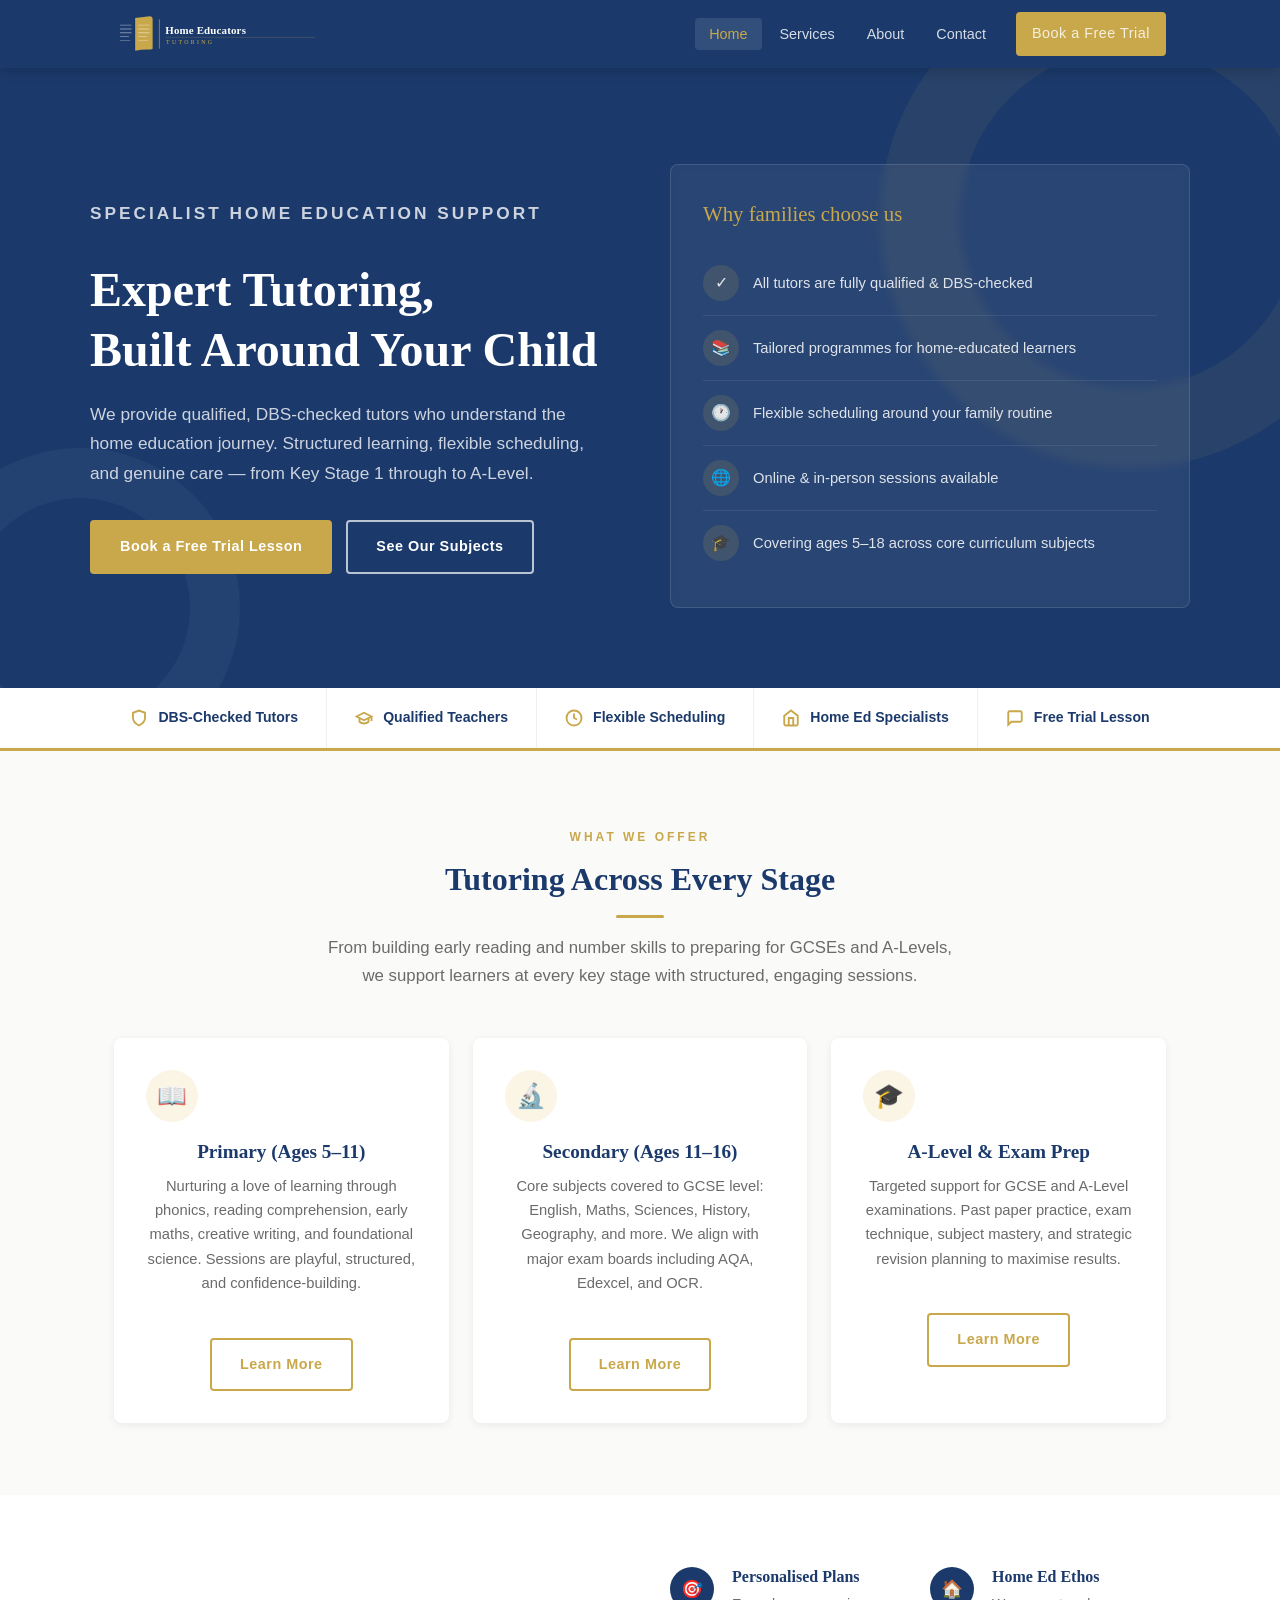
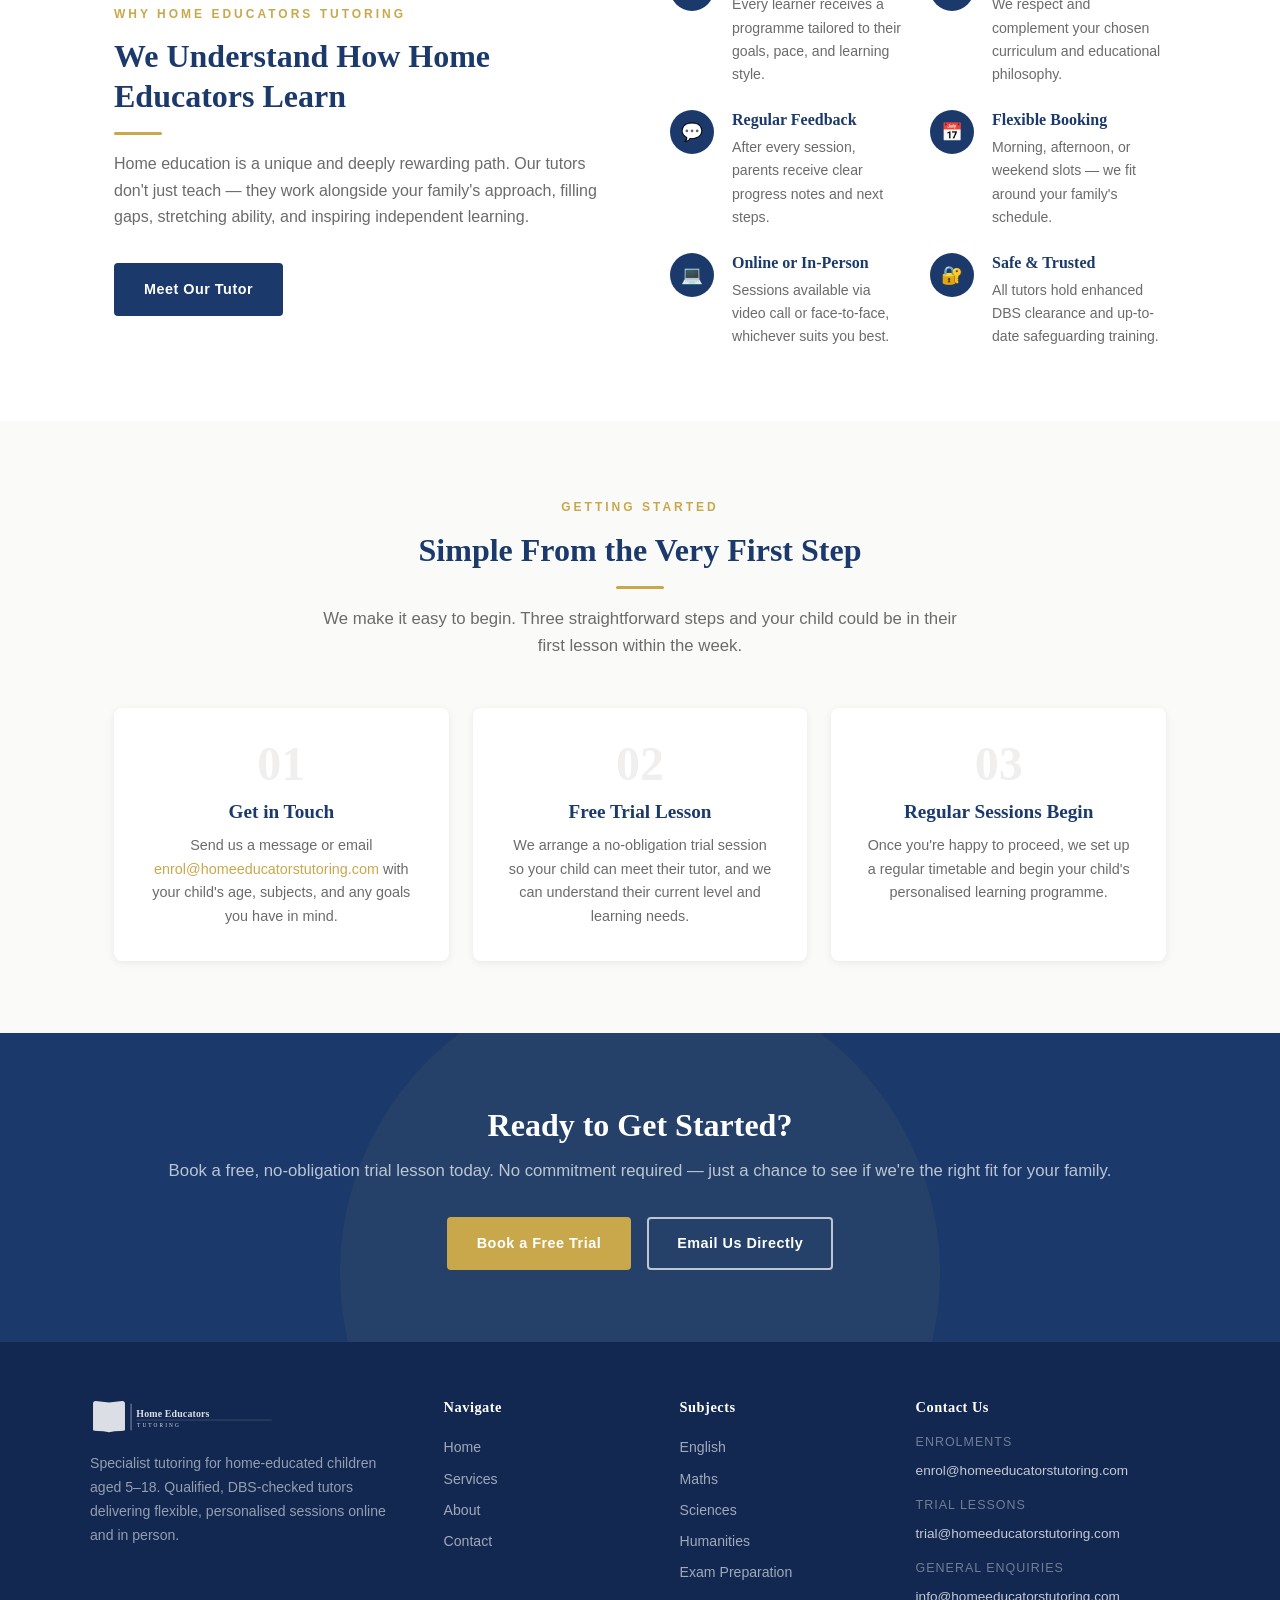
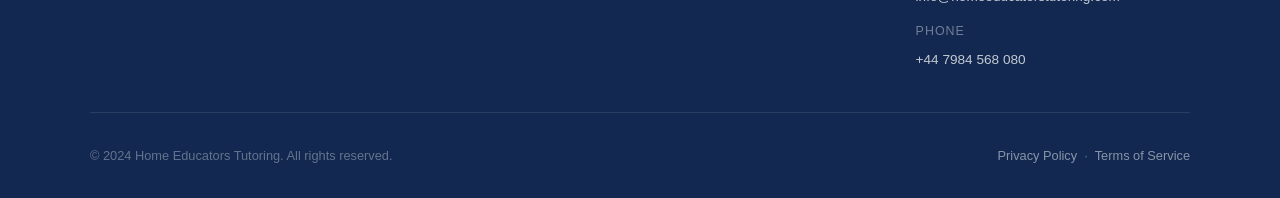
<file: index.html>
<!DOCTYPE html>
<html lang="en">
<head>
  <meta charset="UTF-8">
  <meta name="viewport" content="width=device-width, initial-scale=1.0">
  <title>Home Educators Tutoring — Expert Tutoring for Home-Educated Children</title>
  <meta name="description" content="Specialist tutoring for home-educated children aged 5–18. Qualified, DBS-checked tutors. Flexible online and in-person sessions tailored to your child's learning journey.">
  <link rel="icon" type="image/svg+xml" href="assets/favicon.svg">
  <link rel="stylesheet" href="styles.css">
</head>
<body>

  <!-- ═══ NAVIGATION ════════════════════════════════════════ -->
  <nav class="nav">
    <div class="nav-inner">
      <a class="nav-logo" href="index.html" aria-label="Home Educators Tutoring — Home">
        <img src="assets/logo.svg" alt="Home Educators Tutoring" height="42">
      </a>
      <ul class="nav-links" id="navLinks">
        <li><a href="index.html" class="active">Home</a></li>
        <li><a href="services.html">Services</a></li>
        <li><a href="about.html">About</a></li>
        <li><a href="contact.html">Contact</a></li>
        <li><a href="contact.html" class="btn btn-primary nav-cta">Book a Free Trial</a></li>
      </ul>
      <button class="nav-toggle" id="navToggle" aria-label="Open menu" aria-expanded="false">
        <span></span><span></span><span></span>
      </button>
    </div>
  </nav>

  <!-- ═══ HERO ══════════════════════════════════════════════ -->
  <section class="hero">
    <div class="hero-inner">
      <div class="hero-content">
        <p class="hero-eyebrow">Specialist Home Education Support</p>
        <h1>Expert Tutoring,<br>Built Around Your Child</h1>
        <p>We provide qualified, DBS-checked tutors who understand the home education journey. Structured learning, flexible scheduling, and genuine care — from Key Stage 1 through to A-Level.</p>
        <div class="hero-actions">
          <a href="contact.html" class="btn btn-primary">Book a Free Trial Lesson</a>
          <a href="services.html" class="btn btn-outline">See Our Subjects</a>
        </div>
      </div>
      <div class="hero-card">
        <p class="hero-card-title">Why families choose us</p>
        <div class="hero-stat">
          <div class="hero-stat-icon">✓</div>
          <span>All tutors are fully qualified &amp; DBS-checked</span>
        </div>
        <div class="hero-stat">
          <div class="hero-stat-icon">📚</div>
          <span>Tailored programmes for home-educated learners</span>
        </div>
        <div class="hero-stat">
          <div class="hero-stat-icon">🕐</div>
          <span>Flexible scheduling around your family routine</span>
        </div>
        <div class="hero-stat">
          <div class="hero-stat-icon">🌐</div>
          <span>Online &amp; in-person sessions available</span>
        </div>
        <div class="hero-stat">
          <div class="hero-stat-icon">🎓</div>
          <span>Covering ages 5–18 across core curriculum subjects</span>
        </div>
      </div>
    </div>
  </section>

  <!-- ═══ TRUST BAR ════════════════════════════════════════= -->
  <div class="trust-bar">
    <div class="trust-bar-inner">
      <div class="trust-item">
        <svg width="18" height="18" viewBox="0 0 24 24" fill="none" stroke="currentColor" stroke-width="2.5"><path d="M12 22s8-4 8-10V5l-8-3-8 3v7c0 6 8 10 8 10z"/></svg>
        DBS-Checked Tutors
      </div>
      <div class="trust-item">
        <svg width="18" height="18" viewBox="0 0 24 24" fill="none" stroke="currentColor" stroke-width="2.5"><path d="M22 10v6M2 10l10-5 10 5-10 5z"/><path d="M6 12v5c3 3 9 3 12 0v-5"/></svg>
        Qualified Teachers
      </div>
      <div class="trust-item">
        <svg width="18" height="18" viewBox="0 0 24 24" fill="none" stroke="currentColor" stroke-width="2.5"><circle cx="12" cy="12" r="10"/><polyline points="12 6 12 12 16 14"/></svg>
        Flexible Scheduling
      </div>
      <div class="trust-item">
        <svg width="18" height="18" viewBox="0 0 24 24" fill="none" stroke="currentColor" stroke-width="2.5"><path d="M3 9l9-7 9 7v11a2 2 0 01-2 2H5a2 2 0 01-2-2z"/><polyline points="9 22 9 12 15 12 15 22"/></svg>
        Home Ed Specialists
      </div>
      <div class="trust-item">
        <svg width="18" height="18" viewBox="0 0 24 24" fill="none" stroke="currentColor" stroke-width="2.5"><path d="M21 15a2 2 0 01-2 2H7l-4 4V5a2 2 0 012-2h14a2 2 0 012 2z"/></svg>
        Free Trial Lesson
      </div>
    </div>
  </div>

  <!-- ═══ SERVICES PREVIEW ═════════════════════════════════= -->
  <section class="section bg-off-white">
    <div class="container text-center">
      <span class="section-tag">What We Offer</span>
      <h2 class="section-title">Tutoring Across Every Stage</h2>
      <div class="gold-rule"></div>
      <p class="section-lead">From building early reading and number skills to preparing for GCSEs and A-Levels, we support learners at every key stage with structured, engaging sessions.</p>
      <div class="cards-grid">
        <div class="card">
          <div class="card-icon">📖</div>
          <h3>Primary (Ages 5–11)</h3>
          <p>Nurturing a love of learning through phonics, reading comprehension, early maths, creative writing, and foundational science. Sessions are playful, structured, and confidence-building.</p>
          <br>
          <a href="services.html" class="btn btn-gold-outline">Learn More</a>
        </div>
        <div class="card">
          <div class="card-icon">🔬</div>
          <h3>Secondary (Ages 11–16)</h3>
          <p>Core subjects covered to GCSE level: English, Maths, Sciences, History, Geography, and more. We align with major exam boards including AQA, Edexcel, and OCR.</p>
          <br>
          <a href="services.html" class="btn btn-gold-outline">Learn More</a>
        </div>
        <div class="card">
          <div class="card-icon">🎓</div>
          <h3>A-Level &amp; Exam Prep</h3>
          <p>Targeted support for GCSE and A-Level examinations. Past paper practice, exam technique, subject mastery, and strategic revision planning to maximise results.</p>
          <br>
          <a href="services.html" class="btn btn-gold-outline">Learn More</a>
        </div>
      </div>
    </div>
  </section>

  <!-- ═══ WHY CHOOSE US ════════════════════════════════════= -->
  <section class="section bg-white">
    <div class="container">
      <div style="display:grid; grid-template-columns:1fr 1fr; gap:60px; align-items:center;">
        <div>
          <span class="section-tag">Why Home Educators Tutoring</span>
          <h2 class="section-title">We Understand How Home Educators Learn</h2>
          <div class="gold-rule"></div>
          <p style="color:var(--grey-mid); margin-bottom:32px;">Home education is a unique and deeply rewarding path. Our tutors don't just teach — they work alongside your family's approach, filling gaps, stretching ability, and inspiring independent learning.</p>
          <a href="about.html" class="btn btn-navy">Meet Our Tutor</a>
        </div>
        <div class="features-grid" style="grid-template-columns:1fr 1fr;">
          <div class="feature">
            <div class="feature-icon">🎯</div>
            <div class="feature-text">
              <h4>Personalised Plans</h4>
              <p>Every learner receives a programme tailored to their goals, pace, and learning style.</p>
            </div>
          </div>
          <div class="feature">
            <div class="feature-icon">🏠</div>
            <div class="feature-text">
              <h4>Home Ed Ethos</h4>
              <p>We respect and complement your chosen curriculum and educational philosophy.</p>
            </div>
          </div>
          <div class="feature">
            <div class="feature-icon">💬</div>
            <div class="feature-text">
              <h4>Regular Feedback</h4>
              <p>After every session, parents receive clear progress notes and next steps.</p>
            </div>
          </div>
          <div class="feature">
            <div class="feature-icon">📅</div>
            <div class="feature-text">
              <h4>Flexible Booking</h4>
              <p>Morning, afternoon, or weekend slots — we fit around your family's schedule.</p>
            </div>
          </div>
          <div class="feature">
            <div class="feature-icon">💻</div>
            <div class="feature-text">
              <h4>Online or In-Person</h4>
              <p>Sessions available via video call or face-to-face, whichever suits you best.</p>
            </div>
          </div>
          <div class="feature">
            <div class="feature-icon">🔐</div>
            <div class="feature-text">
              <h4>Safe &amp; Trusted</h4>
              <p>All tutors hold enhanced DBS clearance and up-to-date safeguarding training.</p>
            </div>
          </div>
        </div>
      </div>
    </div>
  </section>

  <!-- ═══ HOW IT WORKS ══════════════════════════════════════ -->
  <section class="section bg-off-white">
    <div class="container text-center">
      <span class="section-tag">Getting Started</span>
      <h2 class="section-title">Simple From the Very First Step</h2>
      <div class="gold-rule"></div>
      <p class="section-lead">We make it easy to begin. Three straightforward steps and your child could be in their first lesson within the week.</p>
      <div class="steps-grid">
        <div class="step">
          <div class="step-number">01</div>
          <h3>Get in Touch</h3>
          <p>Send us a message or email <a href="mailto:enrol@homeeducatorstutoring.com" style="color:var(--gold)">enrol@homeeducatorstutoring.com</a> with your child's age, subjects, and any goals you have in mind.</p>
        </div>
        <div class="step">
          <div class="step-number">02</div>
          <h3>Free Trial Lesson</h3>
          <p>We arrange a no-obligation trial session so your child can meet their tutor, and we can understand their current level and learning needs.</p>
        </div>
        <div class="step">
          <div class="step-number">03</div>
          <h3>Regular Sessions Begin</h3>
          <p>Once you're happy to proceed, we set up a regular timetable and begin your child's personalised learning programme.</p>
        </div>
      </div>
    </div>
  </section>

  <!-- ═══ CTA BANNER ════════════════════════════════════════ -->
  <section class="cta-banner">
    <div class="container" style="position:relative;z-index:1;">
      <h2>Ready to Get Started?</h2>
      <p>Book a free, no-obligation trial lesson today. No commitment required — just a chance to see if we're the right fit for your family.</p>
      <div class="btn-actions">
        <a href="contact.html" class="btn btn-primary">Book a Free Trial</a>
        <a href="mailto:enrol@homeeducatorstutoring.com" class="btn btn-outline">Email Us Directly</a>
      </div>
    </div>
  </section>

  <!-- ═══ FOOTER ════════════════════════════════════════════ -->
  <footer class="footer">
    <div class="footer-grid">
      <div class="footer-brand">
        <img src="assets/logo.svg" alt="Home Educators Tutoring" height="38" style="filter:brightness(0) invert(1) opacity(0.85);">
        <p>Specialist tutoring for home-educated children aged 5–18. Qualified, DBS-checked tutors delivering flexible, personalised sessions online and in person.</p>
      </div>
      <div class="footer-col">
        <h4>Navigate</h4>
        <ul class="footer-links">
          <li><a href="index.html">Home</a></li>
          <li><a href="services.html">Services</a></li>
          <li><a href="about.html">About</a></li>
          <li><a href="contact.html">Contact</a></li>
        </ul>
      </div>
      <div class="footer-col">
        <h4>Subjects</h4>
        <ul class="footer-links">
          <li><a href="services.html">English</a></li>
          <li><a href="services.html">Maths</a></li>
          <li><a href="services.html">Sciences</a></li>
          <li><a href="services.html">Humanities</a></li>
          <li><a href="services.html">Exam Preparation</a></li>
        </ul>
      </div>
      <div class="footer-col">
        <h4>Contact Us</h4>
        <div class="footer-email">
          <p>Enrolments</p>
          <a href="mailto:enrol@homeeducatorstutoring.com">enrol@homeeducatorstutoring.com</a>
          <p>Trial Lessons</p>
          <a href="mailto:trial@homeeducatorstutoring.com">trial@homeeducatorstutoring.com</a>
          <p>General Enquiries</p>
          <a href="mailto:info@homeeducatorstutoring.com">info@homeeducatorstutoring.com</a>
          <p>Phone</p>
          <a href="tel:+447984568080">+44 7984 568 080</a>
        </div>
      </div>
    </div>
    <div class="footer-bottom">
      <span>&copy; 2024 Home Educators Tutoring. All rights reserved.</span>
      <span><a href="contact.html">Privacy Policy</a> &nbsp;·&nbsp; <a href="contact.html">Terms of Service</a></span>
    </div>
  </footer>

  <script src="main.js"></script>
</body>
</html>
</file>
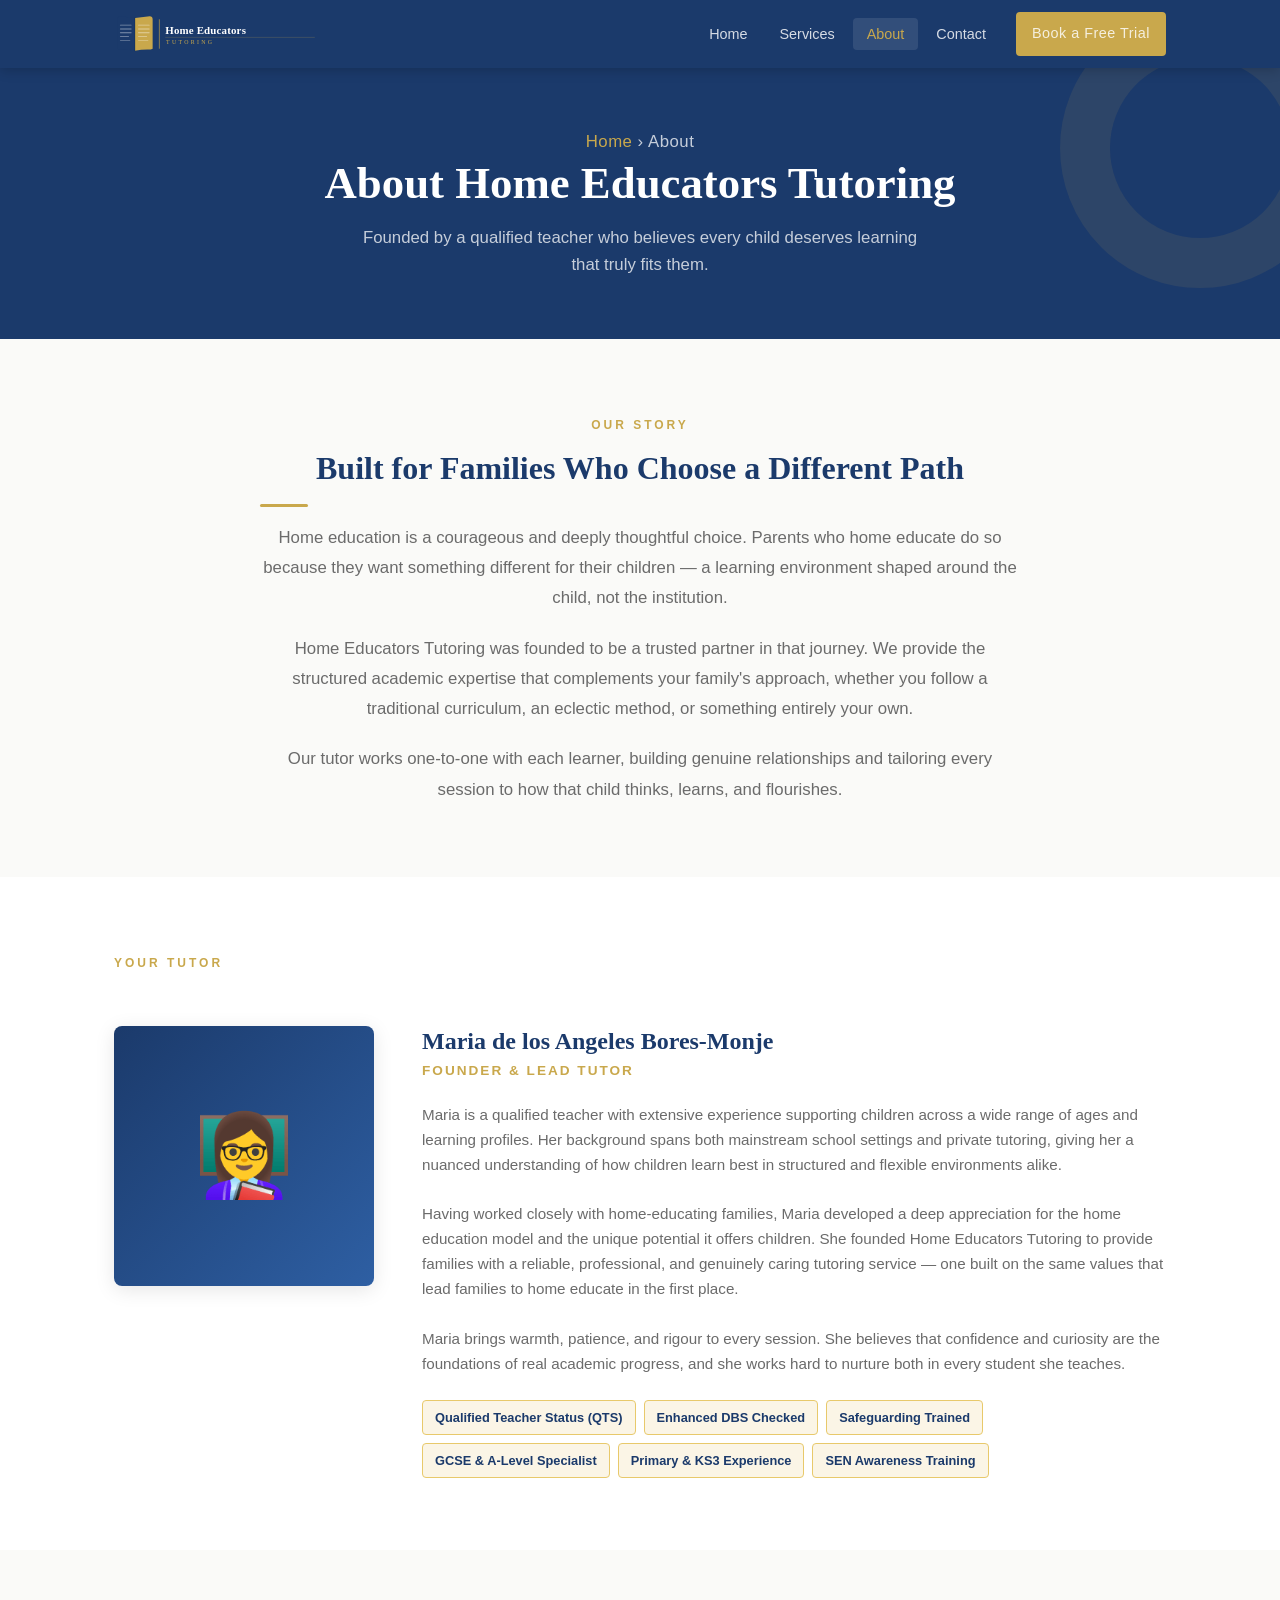
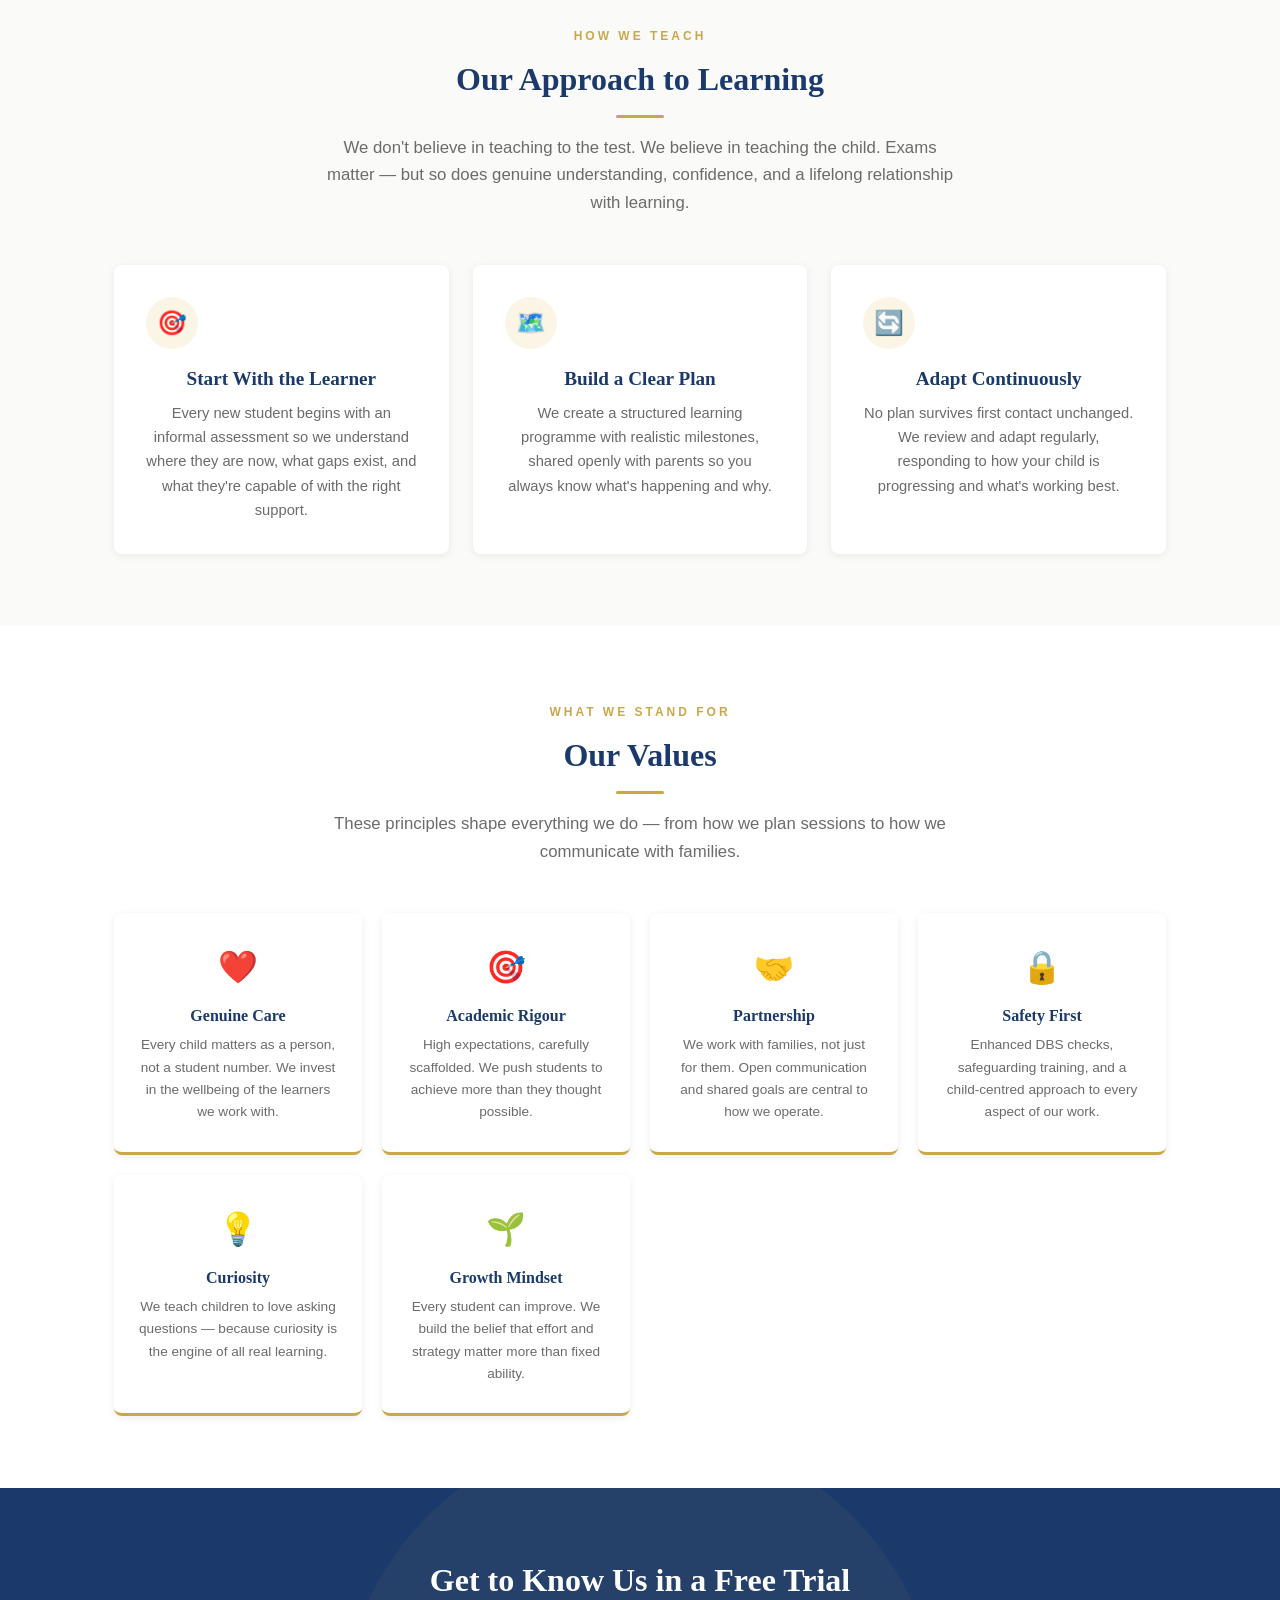
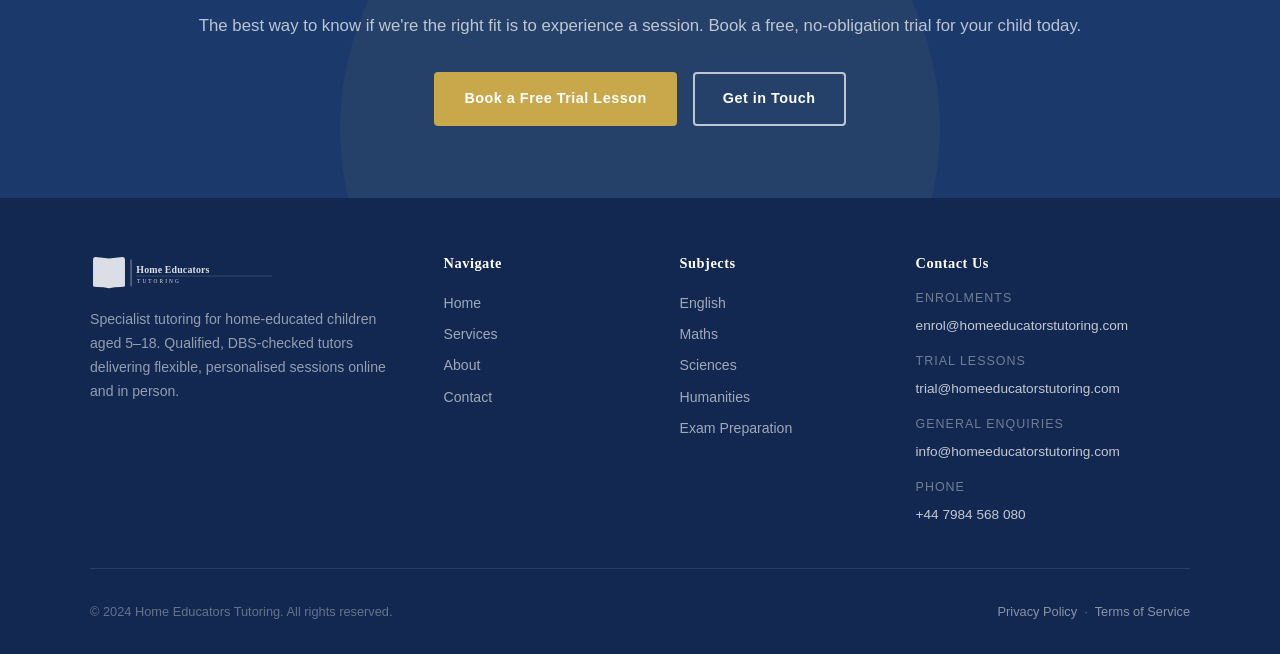
<file: about.html>
<!DOCTYPE html>
<html lang="en">
<head>
  <meta charset="UTF-8">
  <meta name="viewport" content="width=device-width, initial-scale=1.0">
  <title>About Us — Home Educators Tutoring</title>
  <meta name="description" content="Meet Maria de los Angeles Bores-Monje, founder and lead tutor at Home Educators Tutoring. Qualified, DBS-checked, and passionate about supporting home-educated families.">
  <link rel="icon" type="image/svg+xml" href="assets/favicon.svg">
  <link rel="stylesheet" href="styles.css">
</head>
<body>

  <!-- ═══ NAVIGATION ════════════════════════════════════════ -->
  <nav class="nav">
    <div class="nav-inner">
      <a class="nav-logo" href="index.html" aria-label="Home Educators Tutoring — Home">
        <img src="assets/logo.svg" alt="Home Educators Tutoring" height="42">
      </a>
      <ul class="nav-links" id="navLinks">
        <li><a href="index.html">Home</a></li>
        <li><a href="services.html">Services</a></li>
        <li><a href="about.html" class="active">About</a></li>
        <li><a href="contact.html">Contact</a></li>
        <li><a href="contact.html" class="btn btn-primary nav-cta">Book a Free Trial</a></li>
      </ul>
      <button class="nav-toggle" id="navToggle" aria-label="Open menu" aria-expanded="false">
        <span></span><span></span><span></span>
      </button>
    </div>
  </nav>

  <!-- ═══ PAGE HERO ══════════════════════════════════════════ -->
  <div class="page-hero">
    <div class="container">
      <p class="breadcrumb"><a href="index.html">Home</a> &rsaquo; About</p>
      <h1>About Home Educators Tutoring</h1>
      <p>Founded by a qualified teacher who believes every child deserves learning that truly fits them.</p>
    </div>
  </div>

  <!-- ═══ OUR STORY ══════════════════════════════════════════ -->
  <section class="section bg-off-white">
    <div class="container">
      <div style="max-width:760px; margin:0 auto; text-align:center;">
        <span class="section-tag">Our Story</span>
        <h2 class="section-title">Built for Families Who Choose a Different Path</h2>
        <div class="gold-rule"></div>
        <p style="color:var(--grey-mid); font-size:1.05rem; line-height:1.8; margin-bottom:20px;">Home education is a courageous and deeply thoughtful choice. Parents who home educate do so because they want something different for their children — a learning environment shaped around the child, not the institution.</p>
        <p style="color:var(--grey-mid); font-size:1.05rem; line-height:1.8; margin-bottom:20px;">Home Educators Tutoring was founded to be a trusted partner in that journey. We provide the structured academic expertise that complements your family's approach, whether you follow a traditional curriculum, an eclectic method, or something entirely your own.</p>
        <p style="color:var(--grey-mid); font-size:1.05rem; line-height:1.8;">Our tutor works one-to-one with each learner, building genuine relationships and tailoring every session to how that child thinks, learns, and flourishes.</p>
      </div>
    </div>
  </section>

  <!-- ═══ TUTOR PROFILE ══════════════════════════════════════ -->
  <section class="section bg-white">
    <div class="container">
      <span class="section-tag">Your Tutor</span>
      <div class="profile-block" style="margin-top:40px;">
        <div>
          <div class="profile-avatar">👩‍🏫</div>
        </div>
        <div>
          <h2 class="profile-name">Maria de los Angeles Bores-Monje</h2>
          <p class="profile-role">Founder &amp; Lead Tutor</p>
          <p class="profile-bio">Maria is a qualified teacher with extensive experience supporting children across a wide range of ages and learning profiles. Her background spans both mainstream school settings and private tutoring, giving her a nuanced understanding of how children learn best in structured and flexible environments alike.</p>
          <p class="profile-bio">Having worked closely with home-educating families, Maria developed a deep appreciation for the home education model and the unique potential it offers children. She founded Home Educators Tutoring to provide families with a reliable, professional, and genuinely caring tutoring service — one built on the same values that lead families to home educate in the first place.</p>
          <p class="profile-bio">Maria brings warmth, patience, and rigour to every session. She believes that confidence and curiosity are the foundations of real academic progress, and she works hard to nurture both in every student she teaches.</p>
          <div class="quals-list">
            <span class="qual-badge">Qualified Teacher Status (QTS)</span>
            <span class="qual-badge">Enhanced DBS Checked</span>
            <span class="qual-badge">Safeguarding Trained</span>
            <span class="qual-badge">GCSE &amp; A-Level Specialist</span>
            <span class="qual-badge">Primary &amp; KS3 Experience</span>
            <span class="qual-badge">SEN Awareness Training</span>
          </div>
        </div>
      </div>
    </div>
  </section>

  <!-- ═══ OUR APPROACH ══════════════════════════════════════ -->
  <section class="section bg-off-white">
    <div class="container text-center">
      <span class="section-tag">How We Teach</span>
      <h2 class="section-title">Our Approach to Learning</h2>
      <div class="gold-rule"></div>
      <p class="section-lead">We don't believe in teaching to the test. We believe in teaching the child. Exams matter — but so does genuine understanding, confidence, and a lifelong relationship with learning.</p>
      <div class="cards-grid">
        <div class="card">
          <div class="card-icon">🎯</div>
          <h3>Start With the Learner</h3>
          <p>Every new student begins with an informal assessment so we understand where they are now, what gaps exist, and what they're capable of with the right support.</p>
        </div>
        <div class="card">
          <div class="card-icon">🗺️</div>
          <h3>Build a Clear Plan</h3>
          <p>We create a structured learning programme with realistic milestones, shared openly with parents so you always know what's happening and why.</p>
        </div>
        <div class="card">
          <div class="card-icon">🔄</div>
          <h3>Adapt Continuously</h3>
          <p>No plan survives first contact unchanged. We review and adapt regularly, responding to how your child is progressing and what's working best.</p>
        </div>
      </div>
    </div>
  </section>

  <!-- ═══ VALUES ════════════════════════════════════════════ -->
  <section class="section bg-white">
    <div class="container text-center">
      <span class="section-tag">What We Stand For</span>
      <h2 class="section-title">Our Values</h2>
      <div class="gold-rule"></div>
      <p class="section-lead">These principles shape everything we do — from how we plan sessions to how we communicate with families.</p>
      <div class="values-grid">
        <div class="value-card">
          <div class="value-icon">❤️</div>
          <h4>Genuine Care</h4>
          <p>Every child matters as a person, not a student number. We invest in the wellbeing of the learners we work with.</p>
        </div>
        <div class="value-card">
          <div class="value-icon">🎯</div>
          <h4>Academic Rigour</h4>
          <p>High expectations, carefully scaffolded. We push students to achieve more than they thought possible.</p>
        </div>
        <div class="value-card">
          <div class="value-icon">🤝</div>
          <h4>Partnership</h4>
          <p>We work with families, not just for them. Open communication and shared goals are central to how we operate.</p>
        </div>
        <div class="value-card">
          <div class="value-icon">🔒</div>
          <h4>Safety First</h4>
          <p>Enhanced DBS checks, safeguarding training, and a child-centred approach to every aspect of our work.</p>
        </div>
        <div class="value-card">
          <div class="value-icon">💡</div>
          <h4>Curiosity</h4>
          <p>We teach children to love asking questions — because curiosity is the engine of all real learning.</p>
        </div>
        <div class="value-card">
          <div class="value-icon">🌱</div>
          <h4>Growth Mindset</h4>
          <p>Every student can improve. We build the belief that effort and strategy matter more than fixed ability.</p>
        </div>
      </div>
    </div>
  </section>

  <!-- ═══ CTA BANNER ════════════════════════════════════════ -->
  <section class="cta-banner">
    <div class="container" style="position:relative;z-index:1;">
      <h2>Get to Know Us in a Free Trial</h2>
      <p>The best way to know if we're the right fit is to experience a session. Book a free, no-obligation trial for your child today.</p>
      <div class="btn-actions">
        <a href="contact.html" class="btn btn-primary">Book a Free Trial Lesson</a>
        <a href="contact.html" class="btn btn-outline">Get in Touch</a>
      </div>
    </div>
  </section>

  <!-- ═══ FOOTER ════════════════════════════════════════════ -->
  <footer class="footer">
    <div class="footer-grid">
      <div class="footer-brand">
        <img src="assets/logo.svg" alt="Home Educators Tutoring" height="38" style="filter:brightness(0) invert(1) opacity(0.85);">
        <p>Specialist tutoring for home-educated children aged 5–18. Qualified, DBS-checked tutors delivering flexible, personalised sessions online and in person.</p>
      </div>
      <div class="footer-col">
        <h4>Navigate</h4>
        <ul class="footer-links">
          <li><a href="index.html">Home</a></li>
          <li><a href="services.html">Services</a></li>
          <li><a href="about.html">About</a></li>
          <li><a href="contact.html">Contact</a></li>
        </ul>
      </div>
      <div class="footer-col">
        <h4>Subjects</h4>
        <ul class="footer-links">
          <li><a href="services.html">English</a></li>
          <li><a href="services.html">Maths</a></li>
          <li><a href="services.html">Sciences</a></li>
          <li><a href="services.html">Humanities</a></li>
          <li><a href="services.html">Exam Preparation</a></li>
        </ul>
      </div>
      <div class="footer-col">
        <h4>Contact Us</h4>
        <div class="footer-email">
          <p>Enrolments</p>
          <a href="mailto:enrol@homeeducatorstutoring.com">enrol@homeeducatorstutoring.com</a>
          <p>Trial Lessons</p>
          <a href="mailto:trial@homeeducatorstutoring.com">trial@homeeducatorstutoring.com</a>
          <p>General Enquiries</p>
          <a href="mailto:info@homeeducatorstutoring.com">info@homeeducatorstutoring.com</a>
          <p>Phone</p>
          <a href="tel:+447984568080">+44 7984 568 080</a>
        </div>
      </div>
    </div>
    <div class="footer-bottom">
      <span>&copy; 2024 Home Educators Tutoring. All rights reserved.</span>
      <span><a href="contact.html">Privacy Policy</a> &nbsp;·&nbsp; <a href="contact.html">Terms of Service</a></span>
    </div>
  </footer>

  <script src="main.js"></script>
</body>
</html>
</file>
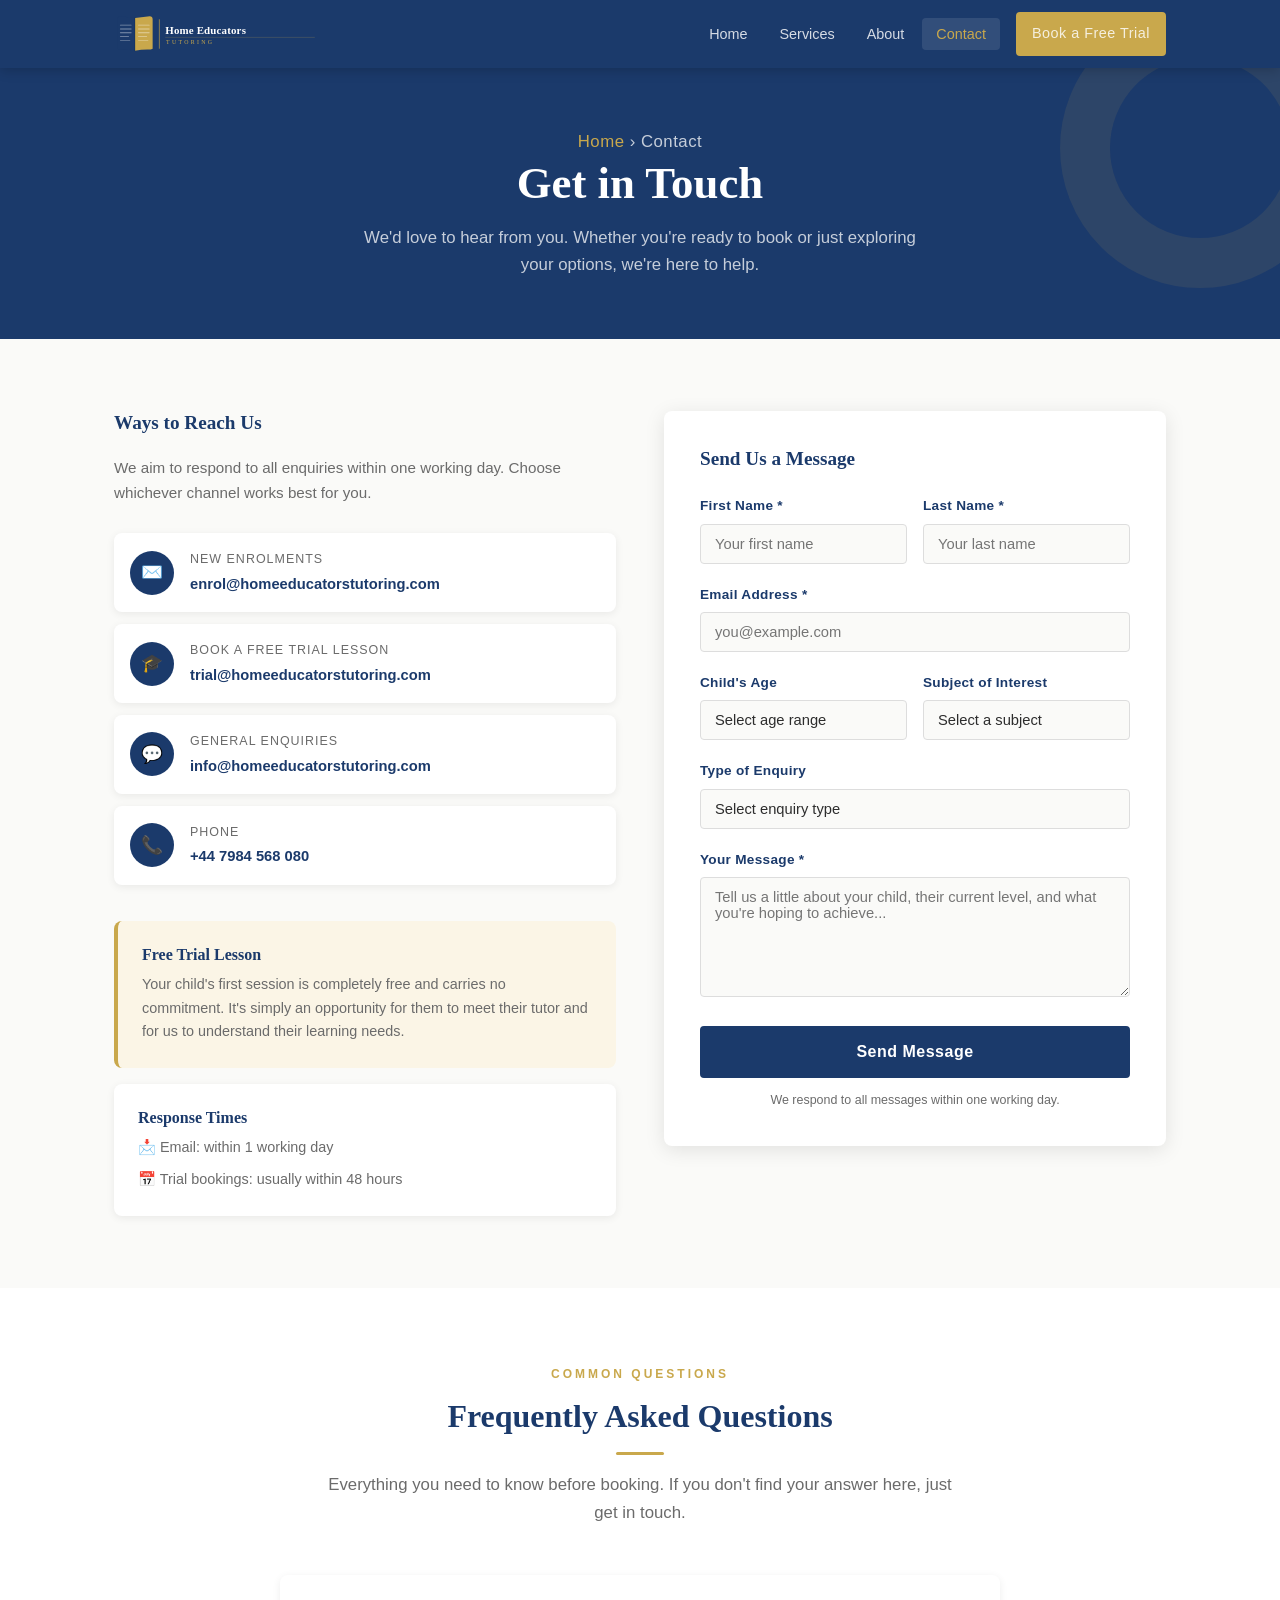
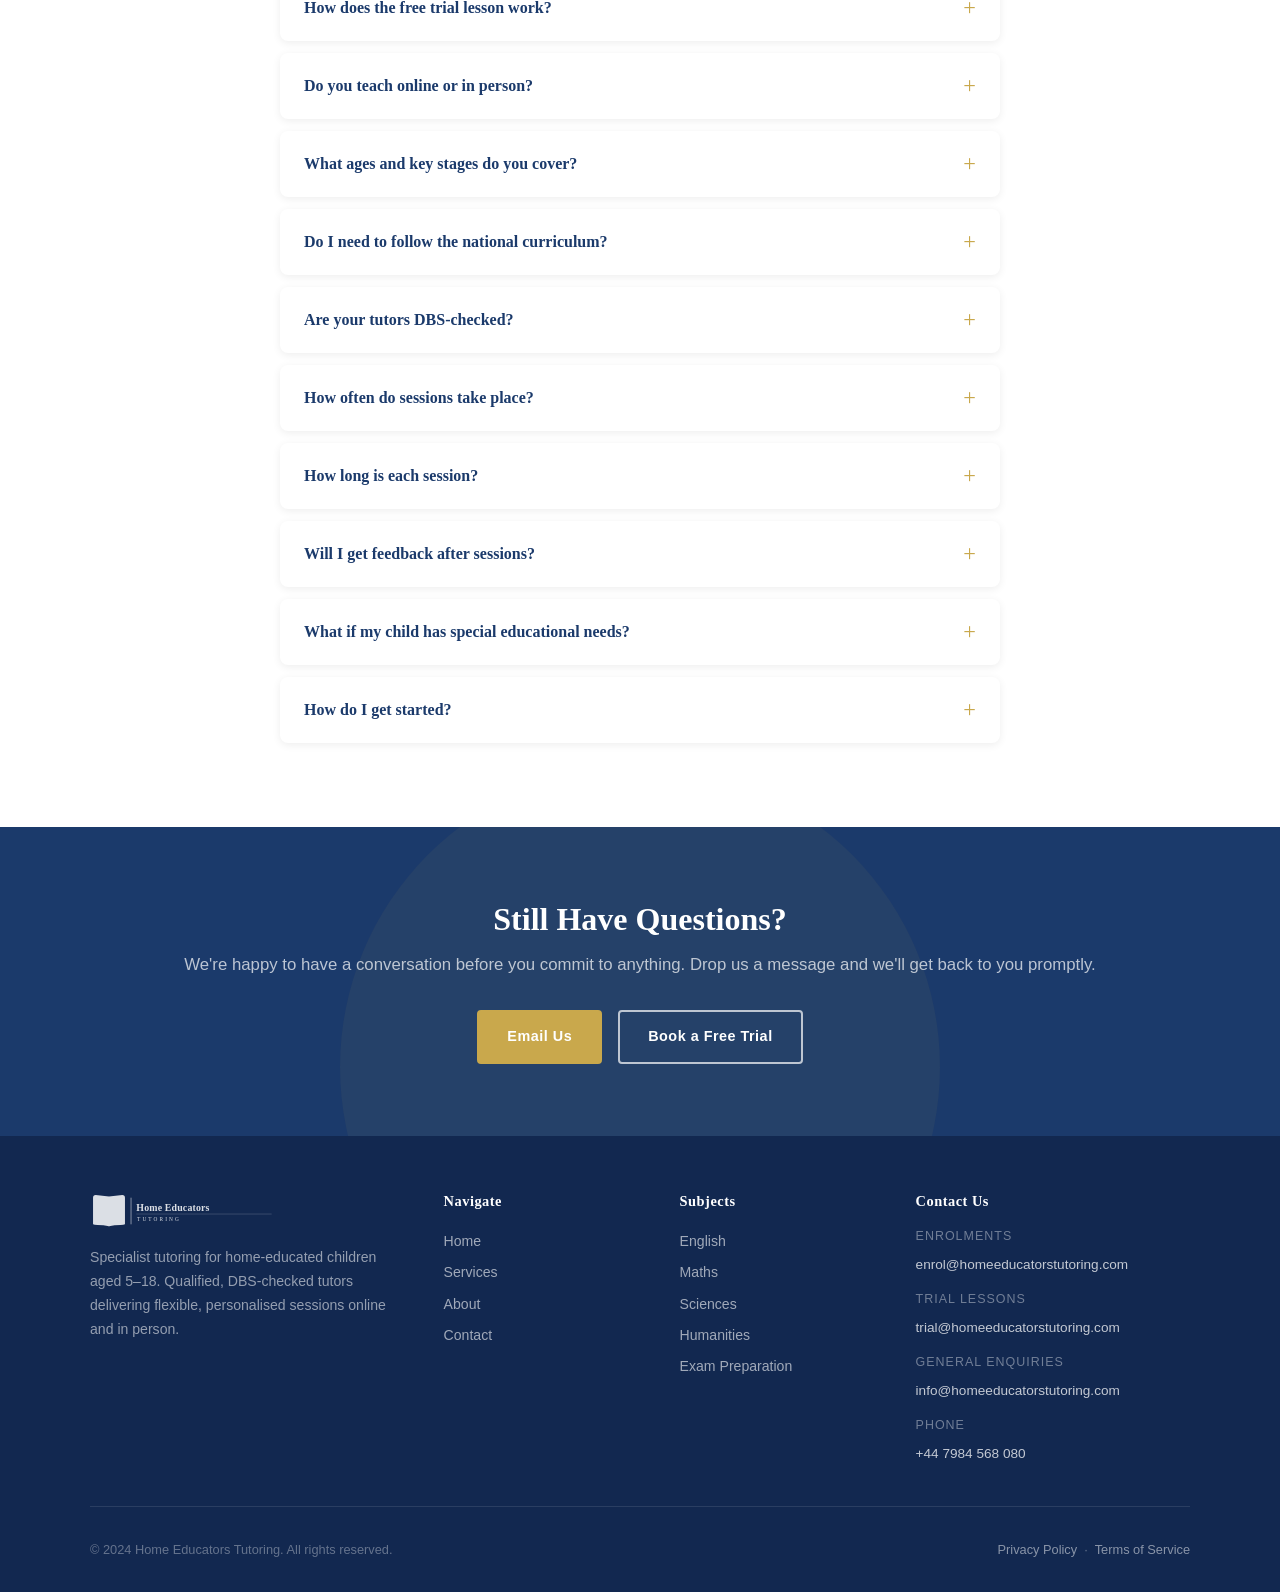
<file: contact.html>
<!DOCTYPE html>
<html lang="en">
<head>
  <meta charset="UTF-8">
  <meta name="viewport" content="width=device-width, initial-scale=1.0">
  <title>Contact Us — Home Educators Tutoring</title>
  <meta name="description" content="Get in touch with Home Educators Tutoring. Book a free trial lesson, ask about our services, or enquire about enrolment. We'd love to hear from you.">
  <link rel="icon" type="image/svg+xml" href="assets/favicon.svg">
  <link rel="stylesheet" href="styles.css">
</head>
<body>

  <!-- ═══ NAVIGATION ════════════════════════════════════════ -->
  <nav class="nav">
    <div class="nav-inner">
      <a class="nav-logo" href="index.html" aria-label="Home Educators Tutoring — Home">
        <img src="assets/logo.svg" alt="Home Educators Tutoring" height="42">
      </a>
      <ul class="nav-links" id="navLinks">
        <li><a href="index.html">Home</a></li>
        <li><a href="services.html">Services</a></li>
        <li><a href="about.html">About</a></li>
        <li><a href="contact.html" class="active">Contact</a></li>
        <li><a href="contact.html" class="btn btn-primary nav-cta">Book a Free Trial</a></li>
      </ul>
      <button class="nav-toggle" id="navToggle" aria-label="Open menu" aria-expanded="false">
        <span></span><span></span><span></span>
      </button>
    </div>
  </nav>

  <!-- ═══ PAGE HERO ══════════════════════════════════════════ -->
  <div class="page-hero">
    <div class="container">
      <p class="breadcrumb"><a href="index.html">Home</a> &rsaquo; Contact</p>
      <h1>Get in Touch</h1>
      <p>We'd love to hear from you. Whether you're ready to book or just exploring your options, we're here to help.</p>
    </div>
  </div>

  <!-- ═══ CONTACT SECTION ════════════════════════════════════ -->
  <section class="section bg-off-white">
    <div class="container">
      <div class="contact-grid">

        <!-- Left: Channels -->
        <div class="contact-info">
          <h3>Ways to Reach Us</h3>
          <p style="color:var(--grey-mid); margin-bottom:28px; font-size:0.95rem;">We aim to respond to all enquiries within one working day. Choose whichever channel works best for you.</p>

          <a href="mailto:enrol@homeeducatorstutoring.com" class="contact-channel">
            <div class="contact-channel-icon">✉️</div>
            <div>
              <div class="contact-channel-label">New Enrolments</div>
              <div class="contact-channel-value">enrol@homeeducatorstutoring.com</div>
            </div>
          </a>

          <a href="mailto:trial@homeeducatorstutoring.com" class="contact-channel">
            <div class="contact-channel-icon">🎓</div>
            <div>
              <div class="contact-channel-label">Book a Free Trial Lesson</div>
              <div class="contact-channel-value">trial@homeeducatorstutoring.com</div>
            </div>
          </a>

          <a href="mailto:info@homeeducatorstutoring.com" class="contact-channel">
            <div class="contact-channel-icon">💬</div>
            <div>
              <div class="contact-channel-label">General Enquiries</div>
              <div class="contact-channel-value">info@homeeducatorstutoring.com</div>
            </div>
          </a>

          <a href="tel:+447984568080" class="contact-channel">
            <div class="contact-channel-icon">📞</div>
            <div>
              <div class="contact-channel-label">Phone</div>
              <div class="contact-channel-value">+44 7984 568 080</div>
            </div>
          </a>

          <div style="margin-top:36px; padding:24px; background:var(--gold-pale); border-radius:var(--radius); border-left:4px solid var(--gold);">
            <h4 style="color:var(--navy); margin-bottom:8px;">Free Trial Lesson</h4>
            <p style="color:var(--grey-mid); font-size:0.9rem; margin:0;">Your child's first session is completely free and carries no commitment. It's simply an opportunity for them to meet their tutor and for us to understand their learning needs.</p>
          </div>

          <div style="margin-top:16px; padding:24px; background:var(--white); border-radius:var(--radius); box-shadow:var(--shadow-sm);">
            <h4 style="color:var(--navy); margin-bottom:8px;">Response Times</h4>
            <p style="color:var(--grey-mid); font-size:0.9rem; margin-bottom:8px;">📩 Email: within 1 working day</p>
            <p style="color:var(--grey-mid); font-size:0.9rem; margin:0;">📅 Trial bookings: usually within 48 hours</p>
          </div>
        </div>

        <!-- Right: Form -->
        <div class="contact-form-wrap">
          <h3>Send Us a Message</h3>
          <form action="https://formspree.io/f/mojykgnv" method="post" enctype="text/plain">
            <div class="form-row">
              <div class="form-group">
                <label for="firstName">First Name *</label>
                <input type="text" id="firstName" name="First Name" placeholder="Your first name" required>
              </div>
              <div class="form-group">
                <label for="lastName">Last Name *</label>
                <input type="text" id="lastName" name="Last Name" placeholder="Your last name" required>
              </div>
            </div>
            <div class="form-group">
              <label for="email">Email Address *</label>
              <input type="email" id="email" name="Email" placeholder="you@example.com" required>
            </div>
            <div class="form-row">
              <div class="form-group">
                <label for="childAge">Child's Age</label>
                <select id="childAge" name="Child Age">
                  <option value="">Select age range</option>
                  <option value="5-7">5–7 (KS1)</option>
                  <option value="7-11">7–11 (KS2)</option>
                  <option value="11-14">11–14 (KS3)</option>
                  <option value="14-16">14–16 (KS4 / GCSE)</option>
                  <option value="16-18">16–18 (KS5 / A-Level)</option>
                </select>
              </div>
              <div class="form-group">
                <label for="subject">Subject of Interest</label>
                <select id="subject" name="Subject">
                  <option value="">Select a subject</option>
                  <option value="english">English</option>
                  <option value="maths">Maths</option>
                  <option value="science">Science (Combined)</option>
                  <option value="biology">Biology</option>
                  <option value="chemistry">Chemistry</option>
                  <option value="physics">Physics</option>
                  <option value="history">History</option>
                  <option value="geography">Geography</option>
                  <option value="languages">Modern Languages</option>
                  <option value="multiple">Multiple Subjects</option>
                  <option value="other">Other / Not Sure</option>
                </select>
              </div>
            </div>
            <div class="form-group">
              <label for="enquiryType">Type of Enquiry</label>
              <select id="enquiryType" name="Enquiry Type">
                <option value="">Select enquiry type</option>
                <option value="trial">Book a free trial lesson</option>
                <option value="enrol">Enrol for regular sessions</option>
                <option value="info">Request more information</option>
                <option value="other">Other</option>
              </select>
            </div>
            <div class="form-group">
              <label for="message">Your Message *</label>
              <textarea id="message" name="Message" placeholder="Tell us a little about your child, their current level, and what you're hoping to achieve..." required></textarea>
            </div>
            <button type="submit" class="btn btn-navy" style="width:100%; font-size:1rem; padding:15px;">Send Message</button>
            <p style="font-size:0.78rem; color:var(--grey-mid); margin-top:12px; text-align:center;">We respond to all messages within one working day.</p>
          </form>
        </div>

      </div>
    </div>
  </section>

  <!-- ═══ FAQ ════════════════════════════════════════════════ -->
  <section class="section bg-white">
    <div class="container text-center">
      <span class="section-tag">Common Questions</span>
      <h2 class="section-title">Frequently Asked Questions</h2>
      <div class="gold-rule"></div>
      <p class="section-lead">Everything you need to know before booking. If you don't find your answer here, just get in touch.</p>

      <div class="faq-list">

        <div class="faq-item">
          <button class="faq-question">How does the free trial lesson work?</button>
          <div class="faq-answer">
            <p>The trial lesson is a full-length session (usually 60 minutes) at no charge. It gives your child the chance to meet their tutor in a relaxed, pressure-free environment, and allows us to carry out an informal assessment of their current level and learning needs. There is absolutely no commitment to continue after the trial — it simply helps both sides decide if it's the right fit.</p>
          </div>
        </div>

        <div class="faq-item">
          <button class="faq-question">Do you teach online or in person?</button>
          <div class="faq-answer">
            <p>We offer both. Online sessions are delivered via video call (Zoom or Google Meet) using shared screen tools, interactive whiteboards, and digital resources — all you need is a computer or tablet with a stable internet connection. In-person sessions are available within our local area; please contact us to confirm availability for your location.</p>
          </div>
        </div>

        <div class="faq-item">
          <button class="faq-question">What ages and key stages do you cover?</button>
          <div class="faq-answer">
            <p>We work with learners from age 5 right through to 18, covering Key Stages 1–5. This includes early years literacy and numeracy, primary curriculum subjects, GCSE preparation (KS4), and A-Level support (KS5). Each programme is tailored to the individual child's age, level, and goals.</p>
          </div>
        </div>

        <div class="faq-item">
          <button class="faq-question">Do I need to follow the national curriculum?</button>
          <div class="faq-answer">
            <p>Not at all. As a home-educating family, you have complete freedom in how you educate your child. We work alongside whatever approach you've chosen — whether that's a structured curriculum, an eclectic or child-led method, or something in between. Our role is to complement your approach, not replace it.</p>
          </div>
        </div>

        <div class="faq-item">
          <button class="faq-question">Are your tutors DBS-checked?</button>
          <div class="faq-answer">
            <p>Yes. All our tutors hold an enhanced DBS (Disclosure and Barring Service) check, which is the highest level of background check available for those working with children. We also hold up-to-date safeguarding training. The safety and wellbeing of the children we work with is our highest priority.</p>
          </div>
        </div>

        <div class="faq-item">
          <button class="faq-question">How often do sessions take place?</button>
          <div class="faq-answer">
            <p>This is entirely up to you. Most families opt for one or two sessions per week, but we can accommodate more frequent sessions during intensive exam preparation periods or fewer if you prefer a lighter touch. We'll agree a schedule that works for your family's routine and your child's needs.</p>
          </div>
        </div>

        <div class="faq-item">
          <button class="faq-question">How long is each session?</button>
          <div class="faq-answer">
            <p>Standard sessions are 60 minutes. For younger children (ages 5–8), we often recommend 45-minute sessions to maintain concentration and engagement. For intensive GCSE or A-Level revision, 90-minute sessions can be arranged. Session length is agreed at the outset and can be adjusted as your child grows.</p>
          </div>
        </div>

        <div class="faq-item">
          <button class="faq-question">Will I get feedback after sessions?</button>
          <div class="faq-answer">
            <p>Yes — always. After each session your tutor will provide a brief written summary covering what was worked on, what progress was made, any areas that need further attention, and suggested activities or exercises for your child to do before the next session. We believe open communication with parents is essential to a successful tutoring relationship.</p>
          </div>
        </div>

        <div class="faq-item">
          <button class="faq-question">What if my child has special educational needs?</button>
          <div class="faq-answer">
            <p>Our tutors have awareness training in supporting learners with a range of needs including dyslexia, ADHD, autism spectrum conditions, and anxiety. If your child has specific needs, please mention this when you get in touch so we can ensure we're well-placed to support them. We will always be honest with you about what we can and cannot offer.</p>
          </div>
        </div>

        <div class="faq-item">
          <button class="faq-question">How do I get started?</button>
          <div class="faq-answer">
            <p>Simply send us a message using the form on this page, or email <a href="mailto:enrol@homeeducatorstutoring.com" style="color:var(--gold); font-weight:bold;">enrol@homeeducatorstutoring.com</a>. Tell us your child's age, the subjects you need support with, and a brief note about your goals. We'll be back in touch within one working day to arrange your free trial session.</p>
          </div>
        </div>

      </div>
    </div>
  </section>

  <!-- ═══ CTA BANNER ════════════════════════════════════════ -->
  <section class="cta-banner">
    <div class="container" style="position:relative;z-index:1;">
      <h2>Still Have Questions?</h2>
      <p>We're happy to have a conversation before you commit to anything. Drop us a message and we'll get back to you promptly.</p>
      <div class="btn-actions">
        <a href="mailto:info@homeeducatorstutoring.com" class="btn btn-primary">Email Us</a>
        <a href="mailto:trial@homeeducatorstutoring.com" class="btn btn-outline">Book a Free Trial</a>
      </div>
    </div>
  </section>

  <!-- ═══ FOOTER ════════════════════════════════════════════ -->
  <footer class="footer">
    <div class="footer-grid">
      <div class="footer-brand">
        <img src="assets/logo.svg" alt="Home Educators Tutoring" height="38" style="filter:brightness(0) invert(1) opacity(0.85);">
        <p>Specialist tutoring for home-educated children aged 5–18. Qualified, DBS-checked tutors delivering flexible, personalised sessions online and in person.</p>
      </div>
      <div class="footer-col">
        <h4>Navigate</h4>
        <ul class="footer-links">
          <li><a href="index.html">Home</a></li>
          <li><a href="services.html">Services</a></li>
          <li><a href="about.html">About</a></li>
          <li><a href="contact.html">Contact</a></li>
        </ul>
      </div>
      <div class="footer-col">
        <h4>Subjects</h4>
        <ul class="footer-links">
          <li><a href="services.html">English</a></li>
          <li><a href="services.html">Maths</a></li>
          <li><a href="services.html">Sciences</a></li>
          <li><a href="services.html">Humanities</a></li>
          <li><a href="services.html">Exam Preparation</a></li>
        </ul>
      </div>
      <div class="footer-col">
        <h4>Contact Us</h4>
        <div class="footer-email">
          <p>Enrolments</p>
          <a href="mailto:enrol@homeeducatorstutoring.com">enrol@homeeducatorstutoring.com</a>
          <p>Trial Lessons</p>
          <a href="mailto:trial@homeeducatorstutoring.com">trial@homeeducatorstutoring.com</a>
          <p>General Enquiries</p>
          <a href="mailto:info@homeeducatorstutoring.com">info@homeeducatorstutoring.com</a>
          <p>Phone</p>
          <a href="tel:+447984568080">+44 7984 568 080</a>
        </div>
      </div>
    </div>
    <div class="footer-bottom">
      <span>&copy; 2024 Home Educators Tutoring. All rights reserved.</span>
      <span><a href="contact.html">Privacy Policy</a> &nbsp;·&nbsp; <a href="contact.html">Terms of Service</a></span>
    </div>
  </footer>

  <script src="main.js"></script>
</body>
</html>
</file>
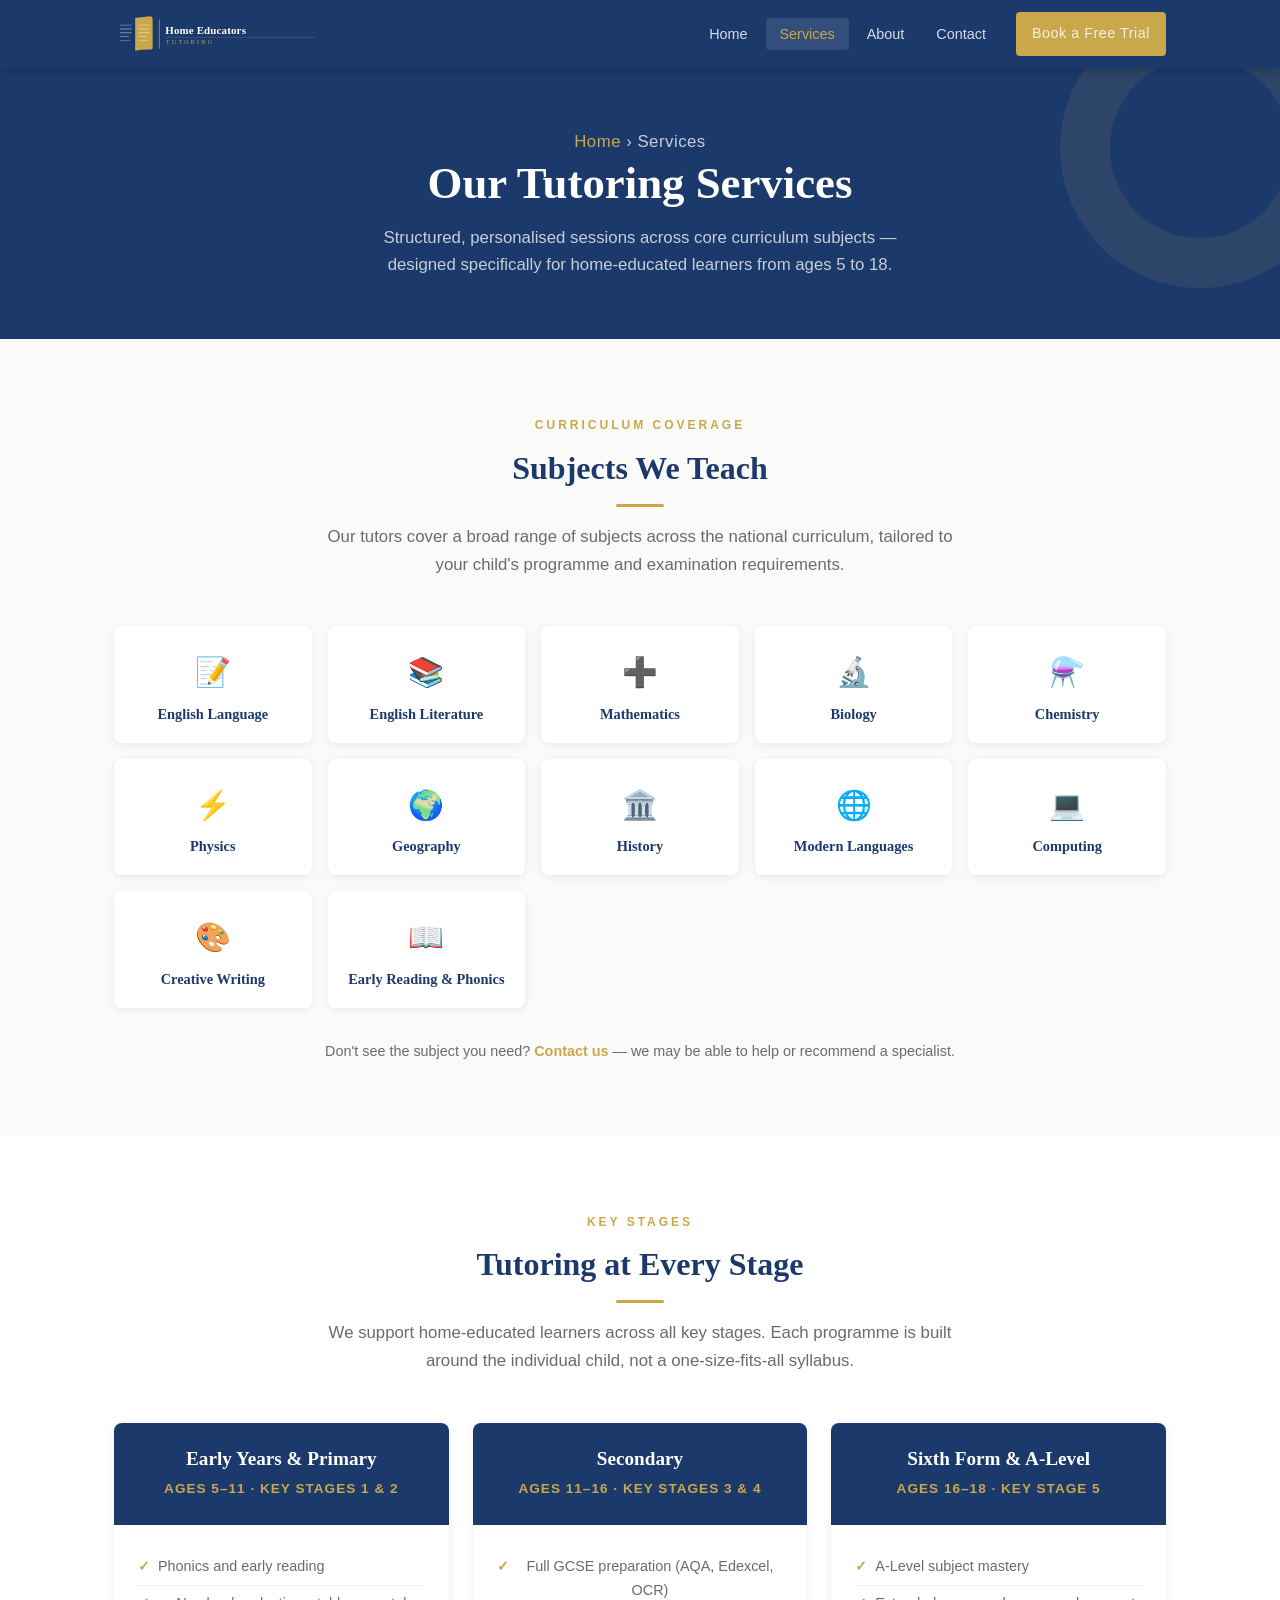
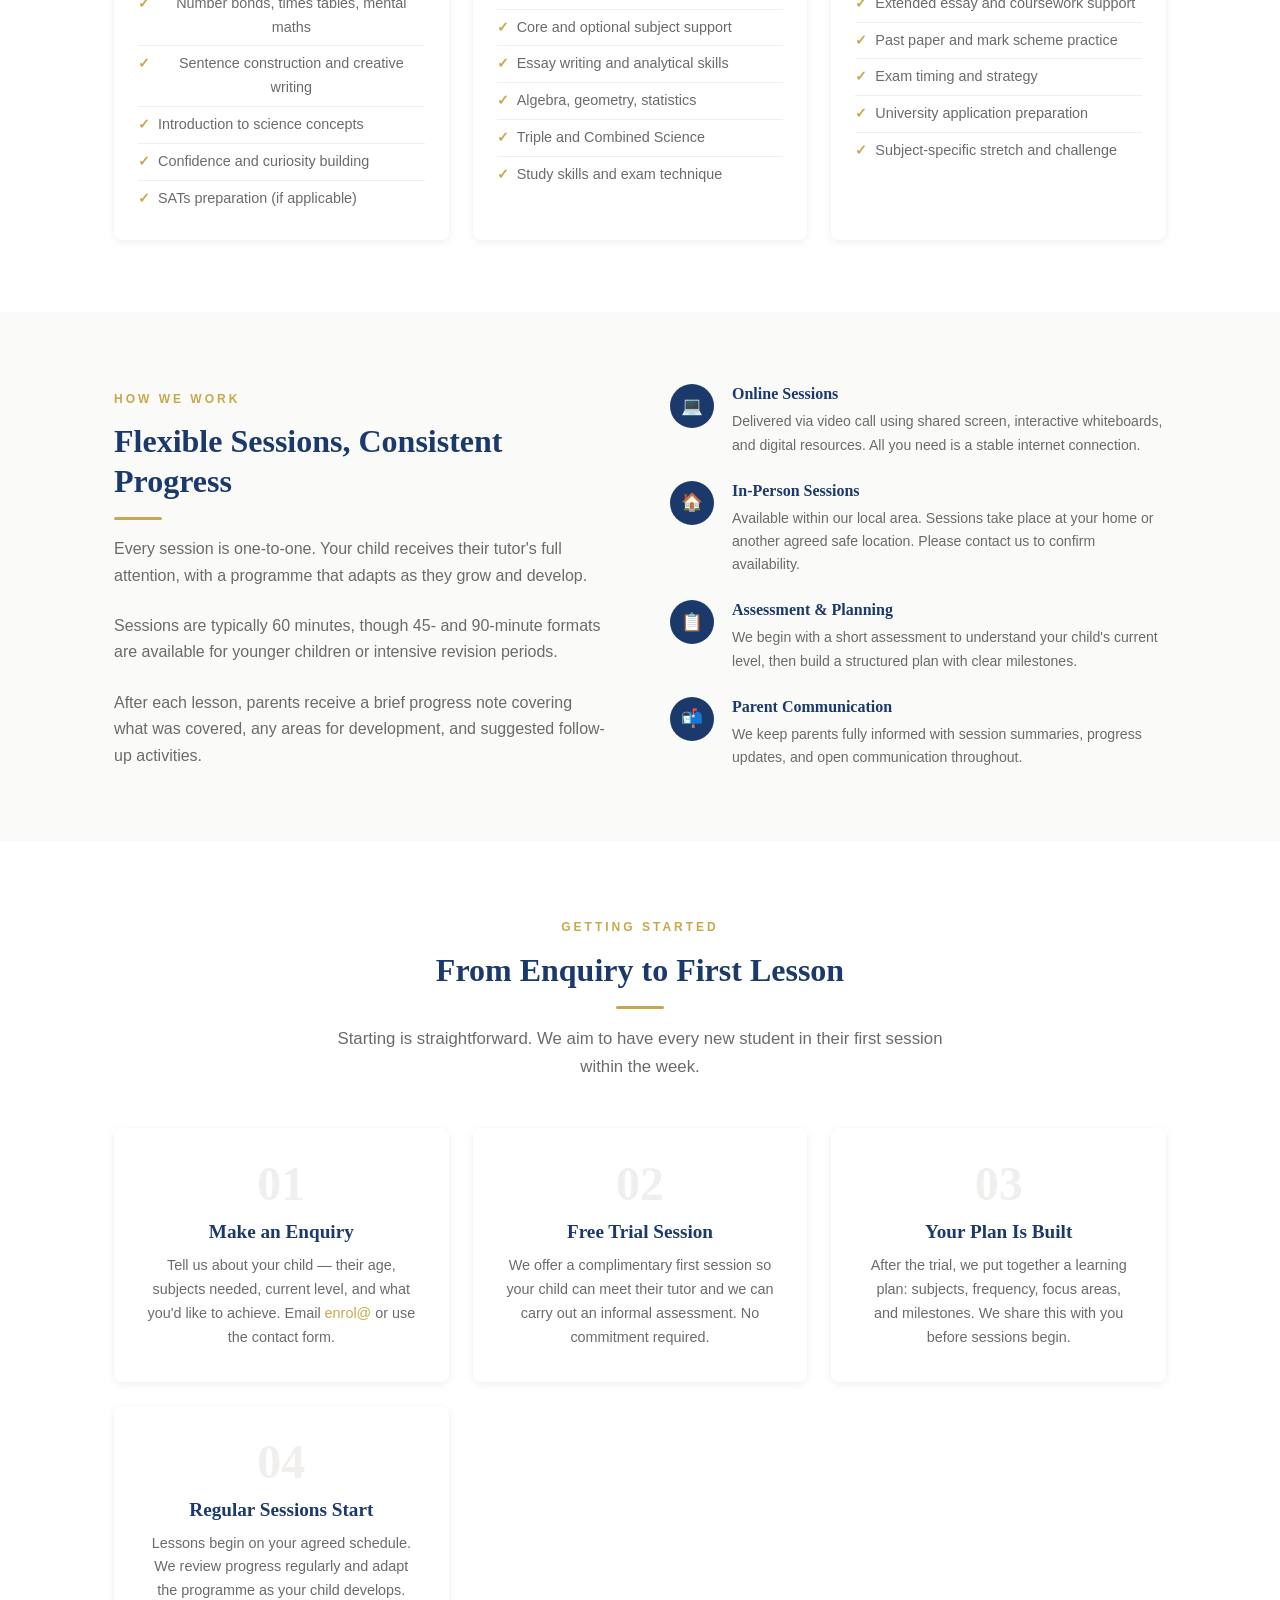
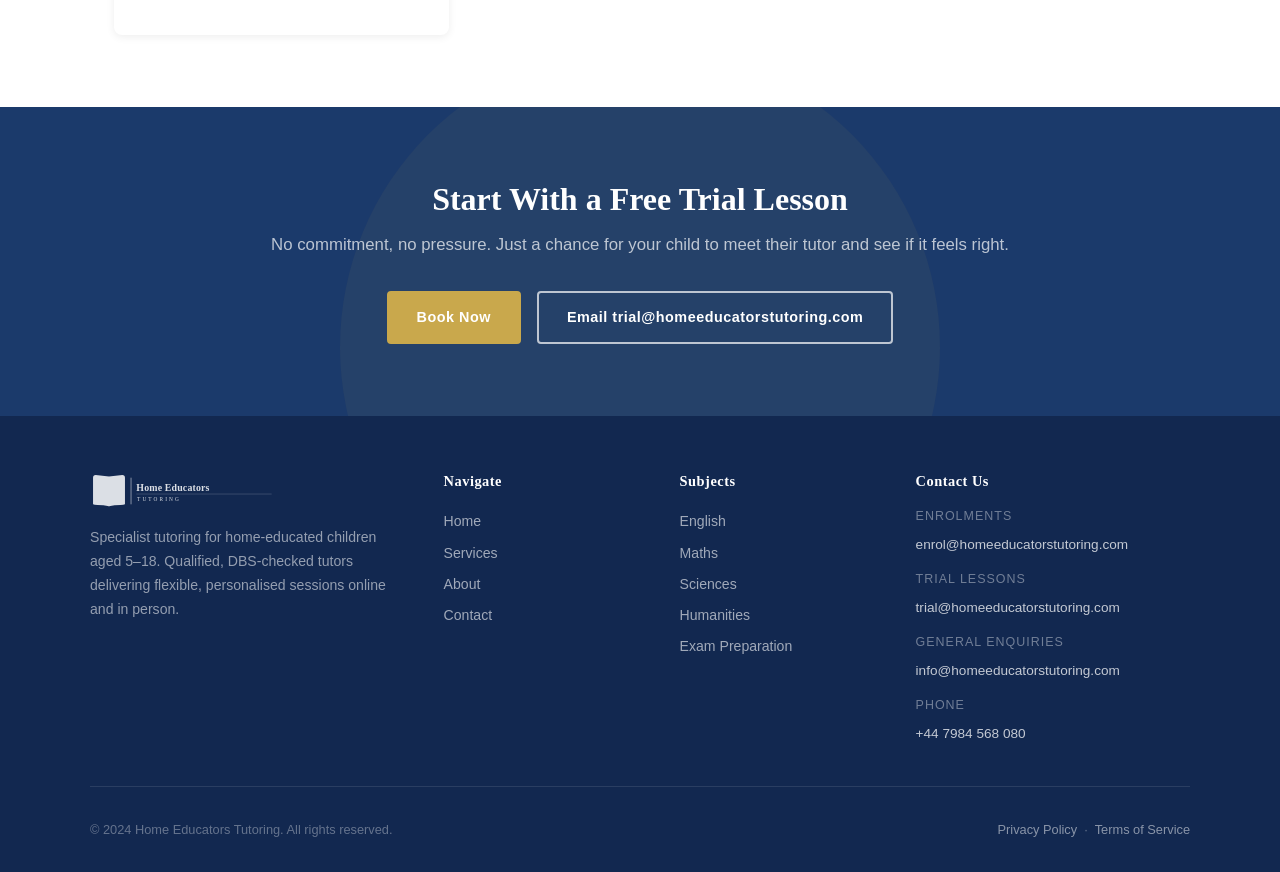
<file: services.html>
<!DOCTYPE html>
<html lang="en">
<head>
  <meta charset="UTF-8">
  <meta name="viewport" content="width=device-width, initial-scale=1.0">
  <title>Our Services — Home Educators Tutoring</title>
  <meta name="description" content="Specialist tutoring services for home-educated children across all key stages. English, Maths, Sciences, Humanities and more. Online and in-person sessions available.">
  <link rel="icon" type="image/svg+xml" href="assets/favicon.svg">
  <link rel="stylesheet" href="styles.css">
</head>
<body>

  <!-- ═══ NAVIGATION ════════════════════════════════════════ -->
  <nav class="nav">
    <div class="nav-inner">
      <a class="nav-logo" href="index.html" aria-label="Home Educators Tutoring — Home">
        <img src="assets/logo.svg" alt="Home Educators Tutoring" height="42">
      </a>
      <ul class="nav-links" id="navLinks">
        <li><a href="index.html">Home</a></li>
        <li><a href="services.html" class="active">Services</a></li>
        <li><a href="about.html">About</a></li>
        <li><a href="contact.html">Contact</a></li>
        <li><a href="contact.html" class="btn btn-primary nav-cta">Book a Free Trial</a></li>
      </ul>
      <button class="nav-toggle" id="navToggle" aria-label="Open menu" aria-expanded="false">
        <span></span><span></span><span></span>
      </button>
    </div>
  </nav>

  <!-- ═══ PAGE HERO ══════════════════════════════════════════ -->
  <div class="page-hero">
    <div class="container">
      <p class="breadcrumb"><a href="index.html">Home</a> &rsaquo; Services</p>
      <h1>Our Tutoring Services</h1>
      <p>Structured, personalised sessions across core curriculum subjects — designed specifically for home-educated learners from ages 5 to 18.</p>
    </div>
  </div>

  <!-- ═══ SUBJECTS ══════════════════════════════════════════ -->
  <section class="section bg-off-white">
    <div class="container text-center">
      <span class="section-tag">Curriculum Coverage</span>
      <h2 class="section-title">Subjects We Teach</h2>
      <div class="gold-rule"></div>
      <p class="section-lead">Our tutors cover a broad range of subjects across the national curriculum, tailored to your child's programme and examination requirements.</p>
      <div class="subjects-grid">
        <div class="subject-chip">
          <div class="emoji">📝</div>
          <h4>English Language</h4>
        </div>
        <div class="subject-chip">
          <div class="emoji">📚</div>
          <h4>English Literature</h4>
        </div>
        <div class="subject-chip">
          <div class="emoji">➕</div>
          <h4>Mathematics</h4>
        </div>
        <div class="subject-chip">
          <div class="emoji">🔬</div>
          <h4>Biology</h4>
        </div>
        <div class="subject-chip">
          <div class="emoji">⚗️</div>
          <h4>Chemistry</h4>
        </div>
        <div class="subject-chip">
          <div class="emoji">⚡</div>
          <h4>Physics</h4>
        </div>
        <div class="subject-chip">
          <div class="emoji">🌍</div>
          <h4>Geography</h4>
        </div>
        <div class="subject-chip">
          <div class="emoji">🏛️</div>
          <h4>History</h4>
        </div>
        <div class="subject-chip">
          <div class="emoji">🌐</div>
          <h4>Modern Languages</h4>
        </div>
        <div class="subject-chip">
          <div class="emoji">💻</div>
          <h4>Computing</h4>
        </div>
        <div class="subject-chip">
          <div class="emoji">🎨</div>
          <h4>Creative Writing</h4>
        </div>
        <div class="subject-chip">
          <div class="emoji">📖</div>
          <h4>Early Reading &amp; Phonics</h4>
        </div>
      </div>
      <p style="margin-top:32px; color:var(--grey-mid); font-size:0.9rem;">Don't see the subject you need? <a href="contact.html" style="color:var(--gold); font-weight:bold;">Contact us</a> — we may be able to help or recommend a specialist.</p>
    </div>
  </section>

  <!-- ═══ AGE GROUPS ════════════════════════════════════════ -->
  <section class="section bg-white">
    <div class="container text-center">
      <span class="section-tag">Key Stages</span>
      <h2 class="section-title">Tutoring at Every Stage</h2>
      <div class="gold-rule"></div>
      <p class="section-lead">We support home-educated learners across all key stages. Each programme is built around the individual child, not a one-size-fits-all syllabus.</p>
      <div class="age-groups">
        <div class="age-group">
          <div class="age-group-header">
            <h3>Early Years &amp; Primary</h3>
            <span class="age-range">AGES 5–11 · KEY STAGES 1 &amp; 2</span>
          </div>
          <div class="age-group-body">
            <ul>
              <li>Phonics and early reading</li>
              <li>Number bonds, times tables, mental maths</li>
              <li>Sentence construction and creative writing</li>
              <li>Introduction to science concepts</li>
              <li>Confidence and curiosity building</li>
              <li>SATs preparation (if applicable)</li>
            </ul>
          </div>
        </div>
        <div class="age-group">
          <div class="age-group-header">
            <h3>Secondary</h3>
            <span class="age-range">AGES 11–16 · KEY STAGES 3 &amp; 4</span>
          </div>
          <div class="age-group-body">
            <ul>
              <li>Full GCSE preparation (AQA, Edexcel, OCR)</li>
              <li>Core and optional subject support</li>
              <li>Essay writing and analytical skills</li>
              <li>Algebra, geometry, statistics</li>
              <li>Triple and Combined Science</li>
              <li>Study skills and exam technique</li>
            </ul>
          </div>
        </div>
        <div class="age-group">
          <div class="age-group-header">
            <h3>Sixth Form &amp; A-Level</h3>
            <span class="age-range">AGES 16–18 · KEY STAGE 5</span>
          </div>
          <div class="age-group-body">
            <ul>
              <li>A-Level subject mastery</li>
              <li>Extended essay and coursework support</li>
              <li>Past paper and mark scheme practice</li>
              <li>Exam timing and strategy</li>
              <li>University application preparation</li>
              <li>Subject-specific stretch and challenge</li>
            </ul>
          </div>
        </div>
      </div>
    </div>
  </section>

  <!-- ═══ SESSION FORMAT ════════════════════════════════════ -->
  <section class="section bg-off-white">
    <div class="container">
      <div style="display:grid; grid-template-columns:1fr 1fr; gap:60px; align-items:center;">
        <div>
          <span class="section-tag">How We Work</span>
          <h2 class="section-title">Flexible Sessions, Consistent Progress</h2>
          <div class="gold-rule"></div>
          <p style="color:var(--grey-mid); margin-bottom:24px;">Every session is one-to-one. Your child receives their tutor's full attention, with a programme that adapts as they grow and develop.</p>
          <p style="color:var(--grey-mid); margin-bottom:24px;">Sessions are typically 60 minutes, though 45- and 90-minute formats are available for younger children or intensive revision periods.</p>
          <p style="color:var(--grey-mid);">After each lesson, parents receive a brief progress note covering what was covered, any areas for development, and suggested follow-up activities.</p>
        </div>
        <div class="features-grid" style="grid-template-columns:1fr;">
          <div class="feature">
            <div class="feature-icon">💻</div>
            <div class="feature-text">
              <h4>Online Sessions</h4>
              <p>Delivered via video call using shared screen, interactive whiteboards, and digital resources. All you need is a stable internet connection.</p>
            </div>
          </div>
          <div class="feature">
            <div class="feature-icon">🏠</div>
            <div class="feature-text">
              <h4>In-Person Sessions</h4>
              <p>Available within our local area. Sessions take place at your home or another agreed safe location. Please contact us to confirm availability.</p>
            </div>
          </div>
          <div class="feature">
            <div class="feature-icon">📋</div>
            <div class="feature-text">
              <h4>Assessment &amp; Planning</h4>
              <p>We begin with a short assessment to understand your child's current level, then build a structured plan with clear milestones.</p>
            </div>
          </div>
          <div class="feature">
            <div class="feature-icon">📬</div>
            <div class="feature-text">
              <h4>Parent Communication</h4>
              <p>We keep parents fully informed with session summaries, progress updates, and open communication throughout.</p>
            </div>
          </div>
        </div>
      </div>
    </div>
  </section>

  <!-- ═══ HOW IT WORKS ══════════════════════════════════════ -->
  <section class="section bg-white">
    <div class="container text-center">
      <span class="section-tag">Getting Started</span>
      <h2 class="section-title">From Enquiry to First Lesson</h2>
      <div class="gold-rule"></div>
      <p class="section-lead">Starting is straightforward. We aim to have every new student in their first session within the week.</p>
      <div class="steps-grid">
        <div class="step">
          <div class="step-number">01</div>
          <h3>Make an Enquiry</h3>
          <p>Tell us about your child — their age, subjects needed, current level, and what you'd like to achieve. Email <a href="mailto:enrol@homeeducatorstutoring.com" style="color:var(--gold)">enrol@</a> or use the contact form.</p>
        </div>
        <div class="step">
          <div class="step-number">02</div>
          <h3>Free Trial Session</h3>
          <p>We offer a complimentary first session so your child can meet their tutor and we can carry out an informal assessment. No commitment required.</p>
        </div>
        <div class="step">
          <div class="step-number">03</div>
          <h3>Your Plan Is Built</h3>
          <p>After the trial, we put together a learning plan: subjects, frequency, focus areas, and milestones. We share this with you before sessions begin.</p>
        </div>
        <div class="step">
          <div class="step-number">04</div>
          <h3>Regular Sessions Start</h3>
          <p>Lessons begin on your agreed schedule. We review progress regularly and adapt the programme as your child develops.</p>
        </div>
      </div>
    </div>
  </section>

  <!-- ═══ CTA BANNER ════════════════════════════════════════ -->
  <section class="cta-banner">
    <div class="container" style="position:relative;z-index:1;">
      <h2>Start With a Free Trial Lesson</h2>
      <p>No commitment, no pressure. Just a chance for your child to meet their tutor and see if it feels right.</p>
      <div class="btn-actions">
        <a href="contact.html" class="btn btn-primary">Book Now</a>
        <a href="mailto:trial@homeeducatorstutoring.com" class="btn btn-outline">Email trial@homeeducatorstutoring.com</a>
      </div>
    </div>
  </section>

  <!-- ═══ FOOTER ════════════════════════════════════════════ -->
  <footer class="footer">
    <div class="footer-grid">
      <div class="footer-brand">
        <img src="assets/logo.svg" alt="Home Educators Tutoring" height="38" style="filter:brightness(0) invert(1) opacity(0.85);">
        <p>Specialist tutoring for home-educated children aged 5–18. Qualified, DBS-checked tutors delivering flexible, personalised sessions online and in person.</p>
      </div>
      <div class="footer-col">
        <h4>Navigate</h4>
        <ul class="footer-links">
          <li><a href="index.html">Home</a></li>
          <li><a href="services.html">Services</a></li>
          <li><a href="about.html">About</a></li>
          <li><a href="contact.html">Contact</a></li>
        </ul>
      </div>
      <div class="footer-col">
        <h4>Subjects</h4>
        <ul class="footer-links">
          <li><a href="services.html">English</a></li>
          <li><a href="services.html">Maths</a></li>
          <li><a href="services.html">Sciences</a></li>
          <li><a href="services.html">Humanities</a></li>
          <li><a href="services.html">Exam Preparation</a></li>
        </ul>
      </div>
      <div class="footer-col">
        <h4>Contact Us</h4>
        <div class="footer-email">
          <p>Enrolments</p>
          <a href="mailto:enrol@homeeducatorstutoring.com">enrol@homeeducatorstutoring.com</a>
          <p>Trial Lessons</p>
          <a href="mailto:trial@homeeducatorstutoring.com">trial@homeeducatorstutoring.com</a>
          <p>General Enquiries</p>
          <a href="mailto:info@homeeducatorstutoring.com">info@homeeducatorstutoring.com</a>
          <p>Phone</p>
          <a href="tel:+447984568080">+44 7984 568 080</a>
        </div>
      </div>
    </div>
    <div class="footer-bottom">
      <span>&copy; 2024 Home Educators Tutoring. All rights reserved.</span>
      <span><a href="contact.html">Privacy Policy</a> &nbsp;·&nbsp; <a href="contact.html">Terms of Service</a></span>
    </div>
  </footer>

  <script src="main.js"></script>
</body>
</html>
</file>
<file: styles.css>
/* ═══════════════════════════════════════════════════════════
   HOME EDUCATORS TUTORING — Shared Stylesheet
   Brand: Navy #1B3A6B · Gold #C9A84C · Off-White #FAFAF8
   Fonts: Georgia (headings) · Arial (body)
═══════════════════════════════════════════════════════════ */

/* ── RESET ───────────────────────────────────────────────── */
*, *::before, *::after { box-sizing: border-box; margin: 0; padding: 0; }
html { scroll-behavior: smooth; font-size: 16px; }
img { max-width: 100%; display: block; }
a { color: inherit; text-decoration: none; }
ul { list-style: none; }

/* ── VARIABLES ───────────────────────────────────────────── */
:root {
  --navy:         #1B3A6B;
  --navy-dark:    #122850;
  --navy-light:   #2E5FA3;
  --gold:         #C9A84C;
  --gold-light:   #E8C96B;
  --gold-pale:    #FBF5E6;
  --white:        #FFFFFF;
  --off-white:    #FAFAF8;
  --grey-light:   #F0EFED;
  --grey-mid:     #6B6B6B;
  --grey-dark:    #2D2D2D;
  --shadow-sm:    0 2px 8px rgba(0,0,0,0.07);
  --shadow-md:    0 4px 20px rgba(0,0,0,0.10);
  --shadow-lg:    0 8px 40px rgba(0,0,0,0.13);
  --radius:       8px;
  --max-w:        1100px;
  --transition:   0.25s ease;
}

/* ── BASE ────────────────────────────────────────────────── */
body {
  font-family: Arial, Helvetica, sans-serif;
  color: var(--grey-dark);
  background: var(--off-white);
  line-height: 1.65;
}

/* ── TYPOGRAPHY ──────────────────────────────────────────── */
h1, h2, h3, h4 {
  font-family: Georgia, 'Times New Roman', serif;
  color: var(--navy);
  line-height: 1.25;
}
h1 { font-size: clamp(1.9rem, 4vw, 2.8rem); }
h2 { font-size: clamp(1.5rem, 3vw, 2rem); }
h3 { font-size: 1.2rem; }
h4 { font-size: 1rem; }
p  { margin-bottom: 1rem; }
p:last-child { margin-bottom: 0; }

/* ── LAYOUT HELPERS ──────────────────────────────────────── */
.container  { max-width: var(--max-w); margin: 0 auto; padding: 0 24px; }
.section    { padding: 72px 0; }
.section-sm { padding: 48px 0; }
.section-lg { padding: 100px 0; }
.text-center { text-align: center; }

.section-tag {
  display: inline-block;
  font-size: 0.75rem;
  font-weight: bold;
  letter-spacing: 3px;
  text-transform: uppercase;
  color: var(--gold);
  margin-bottom: 12px;
}
.section-title { margin-bottom: 16px; }
.section-lead  { color: var(--grey-mid); font-size: 1.05rem; max-width: 640px; margin-bottom: 48px; }
.text-center .section-lead { margin-left: auto; margin-right: auto; }

/* ── BUTTONS ─────────────────────────────────────────────── */
.btn {
  display: inline-block;
  padding: 13px 28px;
  border-radius: 4px;
  font-family: Arial, sans-serif;
  font-size: 0.9rem;
  font-weight: bold;
  letter-spacing: 0.5px;
  cursor: pointer;
  border: 2px solid transparent;
  transition: all var(--transition);
  white-space: nowrap;
}
.btn-primary {
  background: var(--gold);
  color: var(--white);
  border-color: var(--gold);
}
.btn-primary:hover {
  background: var(--gold-light);
  border-color: var(--gold-light);
  color: var(--navy);
}
.btn-outline {
  background: transparent;
  color: var(--white);
  border-color: rgba(255,255,255,0.7);
}
.btn-outline:hover {
  background: rgba(255,255,255,0.15);
  border-color: var(--white);
}
.btn-navy {
  background: var(--navy);
  color: var(--white);
  border-color: var(--navy);
}
.btn-navy:hover {
  background: var(--navy-dark);
  border-color: var(--navy-dark);
}
.btn-gold-outline {
  background: transparent;
  color: var(--gold);
  border-color: var(--gold);
}
.btn-gold-outline:hover {
  background: var(--gold);
  color: var(--white);
}

/* ── NAVIGATION ──────────────────────────────────────────── */
.nav {
  position: sticky;
  top: 0;
  z-index: 1000;
  background: var(--navy);
  box-shadow: 0 2px 12px rgba(0,0,0,0.2);
}
.nav-inner {
  display: flex;
  align-items: center;
  justify-content: space-between;
  padding: 0 24px;
  height: 68px;
  max-width: var(--max-w);
  margin: 0 auto;
}
.nav-logo { display: flex; align-items: center; }
.nav-logo svg { height: 42px; width: auto; }

.nav-links {
  display: flex;
  align-items: center;
  gap: 4px;
}
.nav-links a {
  color: rgba(255,255,255,0.82);
  font-size: 0.9rem;
  padding: 8px 14px;
  border-radius: 4px;
  transition: all var(--transition);
  font-weight: 500;
}
.nav-links a:hover,
.nav-links a.active {
  color: var(--white);
  background: rgba(255,255,255,0.1);
}
.nav-links a.active {
  color: var(--gold);
}
.nav-cta {
  margin-left: 12px;
}

/* Hamburger */
.nav-toggle {
  display: none;
  flex-direction: column;
  justify-content: center;
  gap: 5px;
  background: none;
  border: none;
  cursor: pointer;
  padding: 6px;
}
.nav-toggle span {
  display: block;
  width: 24px;
  height: 2px;
  background: var(--white);
  border-radius: 2px;
  transition: all var(--transition);
}

/* ── PAGE HERO (inner pages) ─────────────────────────────── */
.page-hero {
  background: var(--navy);
  padding: 60px 24px;
  text-align: center;
  position: relative;
  overflow: hidden;
}
.page-hero::before {
  content: '';
  position: absolute;
  top: -60px; right: -60px;
  width: 280px; height: 280px;
  border-radius: 50%;
  border: 50px solid rgba(201,168,76,0.1);
  pointer-events: none;
}
.page-hero h1 { color: var(--white); margin-bottom: 12px; }
.page-hero p  { color: rgba(255,255,255,0.75); font-size: 1.05rem; max-width: 560px; margin: 0 auto; }
.breadcrumb {
  font-size: 0.82rem;
  color: rgba(255,255,255,0.5);
  margin-bottom: 16px;
  letter-spacing: 0.5px;
}
.breadcrumb a { color: var(--gold); }
.breadcrumb a:hover { text-decoration: underline; }

/* ── HOME HERO ───────────────────────────────────────────── */
.hero {
  background: var(--navy);
  position: relative;
  overflow: hidden;
  padding: 96px 24px 80px;
}
.hero::before {
  content: '';
  position: absolute;
  top: -100px; right: -100px;
  width: 500px; height: 500px;
  border-radius: 50%;
  border: 80px solid rgba(201,168,76,0.08);
  pointer-events: none;
}
.hero::after {
  content: '';
  position: absolute;
  bottom: -80px; left: -80px;
  width: 320px; height: 320px;
  border-radius: 50%;
  border: 50px solid rgba(255,255,255,0.04);
  pointer-events: none;
}
.hero-inner {
  max-width: var(--max-w);
  margin: 0 auto;
  display: grid;
  grid-template-columns: 1fr 1fr;
  gap: 60px;
  align-items: center;
  position: relative;
  z-index: 1;
}
.hero-content {}
.hero-eyebrow {
  font-size: 0.78rem;
  font-weight: bold;
  letter-spacing: 3px;
  text-transform: uppercase;
  color: var(--gold);
  margin-bottom: 16px;
}
.hero-content h1 {
  color: var(--white);
  margin-bottom: 20px;
  font-size: clamp(2rem, 4vw, 3rem);
}
.hero-content p {
  color: rgba(255,255,255,0.78);
  font-size: 1.08rem;
  margin-bottom: 32px;
  line-height: 1.7;
}
.hero-actions { display: flex; gap: 14px; flex-wrap: wrap; }

.hero-card {
  background: rgba(255,255,255,0.06);
  border: 1px solid rgba(255,255,255,0.12);
  border-radius: var(--radius);
  padding: 32px;
  backdrop-filter: blur(4px);
}
.hero-card-title {
  font-family: Georgia, serif;
  font-size: 1.3rem;
  color: var(--gold);
  margin-bottom: 20px;
}
.hero-stat {
  display: flex;
  align-items: center;
  gap: 14px;
  padding: 14px 0;
  border-bottom: 1px solid rgba(255,255,255,0.08);
  color: rgba(255,255,255,0.85);
  font-size: 0.92rem;
}
.hero-stat:last-child { border-bottom: none; }
.hero-stat-icon {
  width: 36px; height: 36px;
  background: rgba(201,168,76,0.15);
  border-radius: 50%;
  display: flex; align-items: center; justify-content: center;
  font-size: 1rem;
  flex-shrink: 0;
}

/* ── TRUST BAR ───────────────────────────────────────────── */
.trust-bar {
  background: var(--white);
  border-bottom: 3px solid var(--gold);
  padding: 0;
}
.trust-bar-inner {
  max-width: var(--max-w);
  margin: 0 auto;
  display: flex;
  justify-content: center;
  flex-wrap: wrap;
}
.trust-item {
  display: flex;
  align-items: center;
  gap: 10px;
  padding: 18px 28px;
  font-size: 0.88rem;
  font-weight: bold;
  color: var(--navy);
  border-right: 1px solid var(--grey-light);
}
.trust-item:last-child { border-right: none; }
.trust-item svg { color: var(--gold); flex-shrink: 0; }

/* ── CARDS ───────────────────────────────────────────────── */
.cards-grid {
  display: grid;
  grid-template-columns: repeat(auto-fill, minmax(300px, 1fr));
  gap: 24px;
}
.card {
  background: var(--white);
  border-radius: var(--radius);
  padding: 32px;
  box-shadow: var(--shadow-sm);
  transition: transform var(--transition), box-shadow var(--transition);
}
.card:hover {
  transform: translateY(-3px);
  box-shadow: var(--shadow-md);
}
.card-icon {
  width: 52px; height: 52px;
  background: var(--gold-pale);
  border-radius: 50%;
  display: flex; align-items: center; justify-content: center;
  font-size: 1.5rem;
  margin-bottom: 18px;
}
.card h3 { margin-bottom: 10px; }
.card p   { color: var(--grey-mid); font-size: 0.92rem; }

/* ── FEATURE GRID ────────────────────────────────────────── */
.features-grid {
  display: grid;
  grid-template-columns: repeat(auto-fill, minmax(240px, 1fr));
  gap: 24px;
}
.feature {
  display: flex;
  gap: 18px;
  align-items: flex-start;
}
.feature-icon {
  width: 44px; height: 44px;
  background: var(--navy);
  border-radius: 50%;
  display: flex; align-items: center; justify-content: center;
  color: var(--gold);
  font-size: 1.1rem;
  flex-shrink: 0;
}
.feature-text h4 { color: var(--navy); margin-bottom: 6px; }
.feature-text p  { color: var(--grey-mid); font-size: 0.88rem; margin: 0; }

/* ── STEPS ───────────────────────────────────────────────── */
.steps-grid {
  display: grid;
  grid-template-columns: repeat(auto-fill, minmax(260px, 1fr));
  gap: 24px;
}
.step {
  background: var(--white);
  border-radius: var(--radius);
  padding: 32px;
  box-shadow: var(--shadow-sm);
  position: relative;
}
.step-number {
  font-family: Georgia, serif;
  font-size: 3rem;
  font-weight: bold;
  color: var(--grey-light);
  line-height: 1;
  margin-bottom: 12px;
}
.step h3 { margin-bottom: 10px; }
.step p  { color: var(--grey-mid); font-size: 0.9rem; }

/* ── CTA BANNER ──────────────────────────────────────────── */
.cta-banner {
  background: var(--navy);
  padding: 72px 24px;
  text-align: center;
  position: relative;
  overflow: hidden;
}
.cta-banner::before {
  content: '';
  position: absolute;
  top: -60px; left: 50%;
  transform: translateX(-50%);
  width: 600px; height: 600px;
  border-radius: 50%;
  background: rgba(201,168,76,0.06);
  pointer-events: none;
}
.cta-banner h2 { color: var(--white); margin-bottom: 12px; }
.cta-banner p  { color: rgba(255,255,255,0.7); margin-bottom: 32px; font-size: 1.05rem; }
.cta-banner .btn-actions { display: flex; gap: 16px; justify-content: center; flex-wrap: wrap; }

/* ── SUBJECTS TABLE ──────────────────────────────────────── */
.subjects-grid {
  display: grid;
  grid-template-columns: repeat(auto-fill, minmax(180px, 1fr));
  gap: 16px;
}
.subject-chip {
  background: var(--white);
  border-radius: var(--radius);
  padding: 20px;
  box-shadow: var(--shadow-sm);
  text-align: center;
  border-top: 3px solid transparent;
  transition: border-color var(--transition), transform var(--transition);
}
.subject-chip:hover { border-top-color: var(--gold); transform: translateY(-2px); }
.subject-chip .emoji { font-size: 1.8rem; margin-bottom: 8px; }
.subject-chip h4 { font-size: 0.9rem; color: var(--navy); }

/* ── AGE GROUPS ──────────────────────────────────────────── */
.age-groups { display: grid; grid-template-columns: repeat(auto-fill, minmax(280px, 1fr)); gap: 24px; }
.age-group {
  border-radius: var(--radius);
  overflow: hidden;
  box-shadow: var(--shadow-sm);
}
.age-group-header { background: var(--navy); padding: 24px; }
.age-group-header h3 { color: var(--white); margin-bottom: 4px; }
.age-group-header .age-range { color: var(--gold); font-size: 0.85rem; font-weight: bold; letter-spacing: 1px; }
.age-group-body { background: var(--white); padding: 24px; }
.age-group-body ul { color: var(--grey-mid); font-size: 0.9rem; }
.age-group-body li { padding: 6px 0; border-bottom: 1px solid var(--grey-light); display: flex; gap: 8px; align-items: flex-start; }
.age-group-body li:last-child { border-bottom: none; }
.age-group-body li::before { content: '✓'; color: var(--gold); font-weight: bold; flex-shrink: 0; }

/* ── ABOUT PROFILE ───────────────────────────────────────── */
.profile-block {
  display: grid;
  grid-template-columns: 260px 1fr;
  gap: 48px;
  align-items: start;
}
.profile-avatar {
  width: 100%;
  aspect-ratio: 1;
  border-radius: var(--radius);
  background: linear-gradient(135deg, var(--navy) 0%, var(--navy-light) 100%);
  display: flex; align-items: center; justify-content: center;
  font-size: 5rem;
  box-shadow: var(--shadow-md);
}
.profile-name { font-size: 1.5rem; margin-bottom: 4px; }
.profile-role {
  color: var(--gold);
  font-size: 0.85rem;
  font-weight: bold;
  letter-spacing: 2px;
  text-transform: uppercase;
  margin-bottom: 20px;
}
.profile-bio { color: var(--grey-mid); font-size: 0.95rem; margin-bottom: 24px; }
.quals-list {
  display: flex; flex-wrap: wrap; gap: 8px;
}
.qual-badge {
  background: var(--gold-pale);
  color: var(--navy);
  border: 1px solid var(--gold-light);
  border-radius: 4px;
  padding: 6px 12px;
  font-size: 0.8rem;
  font-weight: bold;
}

/* ── VALUES ──────────────────────────────────────────────── */
.values-grid { display: grid; grid-template-columns: repeat(auto-fill, minmax(200px, 1fr)); gap: 20px; }
.value-card {
  background: var(--white);
  border-radius: var(--radius);
  padding: 28px 24px;
  box-shadow: var(--shadow-sm);
  text-align: center;
  border-bottom: 3px solid var(--gold);
}
.value-card .value-icon { font-size: 2rem; margin-bottom: 12px; }
.value-card h4 { color: var(--navy); font-size: 1rem; margin-bottom: 8px; }
.value-card p  { color: var(--grey-mid); font-size: 0.85rem; margin: 0; }

/* ── CONTACT ─────────────────────────────────────────────── */
.contact-grid {
  display: grid;
  grid-template-columns: 1fr 1fr;
  gap: 48px;
  align-items: start;
}
.contact-info h3 { margin-bottom: 20px; }
.contact-channel {
  display: flex;
  align-items: center;
  gap: 16px;
  padding: 16px;
  background: var(--white);
  border-radius: var(--radius);
  margin-bottom: 12px;
  box-shadow: var(--shadow-sm);
  transition: transform var(--transition);
}
.contact-channel:hover { transform: translateX(4px); }
.contact-channel-icon {
  width: 44px; height: 44px;
  background: var(--navy);
  border-radius: 50%;
  display: flex; align-items: center; justify-content: center;
  color: var(--gold);
  font-size: 1.1rem;
  flex-shrink: 0;
}
.contact-channel-label { font-size: 0.78rem; color: var(--grey-mid); text-transform: uppercase; letter-spacing: 1px; margin-bottom: 2px; }
.contact-channel-value { font-size: 0.92rem; font-weight: bold; color: var(--navy); }
.contact-channel-value a { color: var(--navy); }
.contact-channel-value a:hover { color: var(--gold); }

/* Contact Form */
.contact-form-wrap {
  background: var(--white);
  border-radius: var(--radius);
  padding: 36px;
  box-shadow: var(--shadow-md);
}
.contact-form-wrap h3 { margin-bottom: 24px; }
.form-group { margin-bottom: 20px; }
.form-group label {
  display: block;
  font-size: 0.85rem;
  font-weight: bold;
  color: var(--navy);
  margin-bottom: 6px;
  letter-spacing: 0.3px;
}
.form-group input,
.form-group select,
.form-group textarea {
  width: 100%;
  padding: 11px 14px;
  border: 1.5px solid #DDD;
  border-radius: 4px;
  font-family: Arial, sans-serif;
  font-size: 0.92rem;
  color: var(--grey-dark);
  background: var(--off-white);
  transition: border-color var(--transition);
  appearance: none;
}
.form-group input:focus,
.form-group select:focus,
.form-group textarea:focus {
  outline: none;
  border-color: var(--navy);
  background: var(--white);
}
.form-group textarea { resize: vertical; min-height: 120px; }
.form-row { display: grid; grid-template-columns: 1fr 1fr; gap: 16px; }

/* FAQ */
.faq-list { max-width: 720px; margin: 0 auto; }
.faq-item {
  background: var(--white);
  border-radius: var(--radius);
  margin-bottom: 12px;
  box-shadow: var(--shadow-sm);
  overflow: hidden;
}
.faq-question {
  width: 100%;
  background: none;
  border: none;
  padding: 20px 24px;
  display: flex;
  justify-content: space-between;
  align-items: center;
  cursor: pointer;
  font-family: Georgia, serif;
  font-size: 1rem;
  font-weight: bold;
  color: var(--navy);
  text-align: left;
  gap: 16px;
}
.faq-question::after {
  content: '+';
  font-size: 1.4rem;
  font-weight: 300;
  color: var(--gold);
  flex-shrink: 0;
  transition: transform var(--transition);
}
.faq-item.open .faq-question::after { transform: rotate(45deg); }
.faq-answer {
  display: none;
  padding: 0 24px 20px;
  color: var(--grey-mid);
  font-size: 0.92rem;
  line-height: 1.7;
}
.faq-item.open .faq-answer { display: block; }

/* ── SECTION VARIANTS ────────────────────────────────────── */
.bg-white     { background: var(--white); }
.bg-off-white { background: var(--off-white); }
.bg-light     { background: var(--grey-light); }
.bg-navy      { background: var(--navy); }
.bg-navy h2, .bg-navy h3, .bg-navy p { color: var(--white); }
.bg-navy .section-tag { color: var(--gold-light); }

/* ── DIVIDER ─────────────────────────────────────────────── */
.gold-rule { width: 48px; height: 3px; background: var(--gold); border-radius: 2px; margin: 16px 0; }
.text-center .gold-rule { margin: 16px auto; }

/* ── FOOTER ──────────────────────────────────────────────── */
.footer {
  background: var(--navy-dark);
  color: rgba(255,255,255,0.7);
  padding: 56px 24px 32px;
}
.footer-grid {
  max-width: var(--max-w);
  margin: 0 auto;
  display: grid;
  grid-template-columns: 1.6fr 1fr 1fr 1.4fr;
  gap: 40px;
  padding-bottom: 40px;
  border-bottom: 1px solid rgba(255,255,255,0.1);
  margin-bottom: 32px;
}
.footer-brand p {
  font-size: 0.88rem;
  margin-top: 16px;
  line-height: 1.7;
  color: rgba(255,255,255,0.55);
}
.footer-col h4 {
  color: var(--white);
  font-family: Georgia, serif;
  font-size: 0.9rem;
  margin-bottom: 16px;
  letter-spacing: 0.5px;
}
.footer-links a {
  display: block;
  color: rgba(255,255,255,0.6);
  font-size: 0.88rem;
  padding: 4px 0;
  transition: color var(--transition);
}
.footer-links a:hover { color: var(--gold); }
.footer-email a {
  color: rgba(255,255,255,0.75);
  font-size: 0.85rem;
  transition: color var(--transition);
}
.footer-email a:hover { color: var(--gold); }
.footer-email p { font-size: 0.78rem; color: rgba(255,255,255,0.4); margin-bottom: 4px; margin-top: 12px; text-transform: uppercase; letter-spacing: 1px; }
.footer-bottom {
  max-width: var(--max-w);
  margin: 0 auto;
  display: flex;
  justify-content: space-between;
  align-items: center;
  flex-wrap: wrap;
  gap: 12px;
  font-size: 0.8rem;
  color: rgba(255,255,255,0.35);
}
.footer-bottom a { color: rgba(255,255,255,0.5); }
.footer-bottom a:hover { color: var(--gold); }

/* ── RESPONSIVE ──────────────────────────────────────────── */
@media (max-width: 900px) {
  .hero-inner   { grid-template-columns: 1fr; }
  .hero-card    { display: none; }
  .profile-block { grid-template-columns: 1fr; }
  .profile-avatar { max-width: 200px; }
  .contact-grid { grid-template-columns: 1fr; }
  .footer-grid  { grid-template-columns: 1fr 1fr; }
}

@media (max-width: 640px) {
  .nav-links    { display: none; }
  .nav-toggle   { display: flex; }
  .nav-links.open {
    display: flex;
    flex-direction: column;
    position: absolute;
    top: 68px; left: 0; right: 0;
    background: var(--navy-dark);
    padding: 16px;
    gap: 4px;
    box-shadow: 0 8px 20px rgba(0,0,0,0.2);
  }
  .nav-links.open a { padding: 12px 16px; border-radius: 4px; }
  .nav-cta { display: none; }
  .form-row { grid-template-columns: 1fr; }
  .footer-grid  { grid-template-columns: 1fr; }
  .section, .section-lg { padding: 52px 0; }
  .trust-item { padding: 14px 16px; font-size: 0.82rem; }
}
</file>
